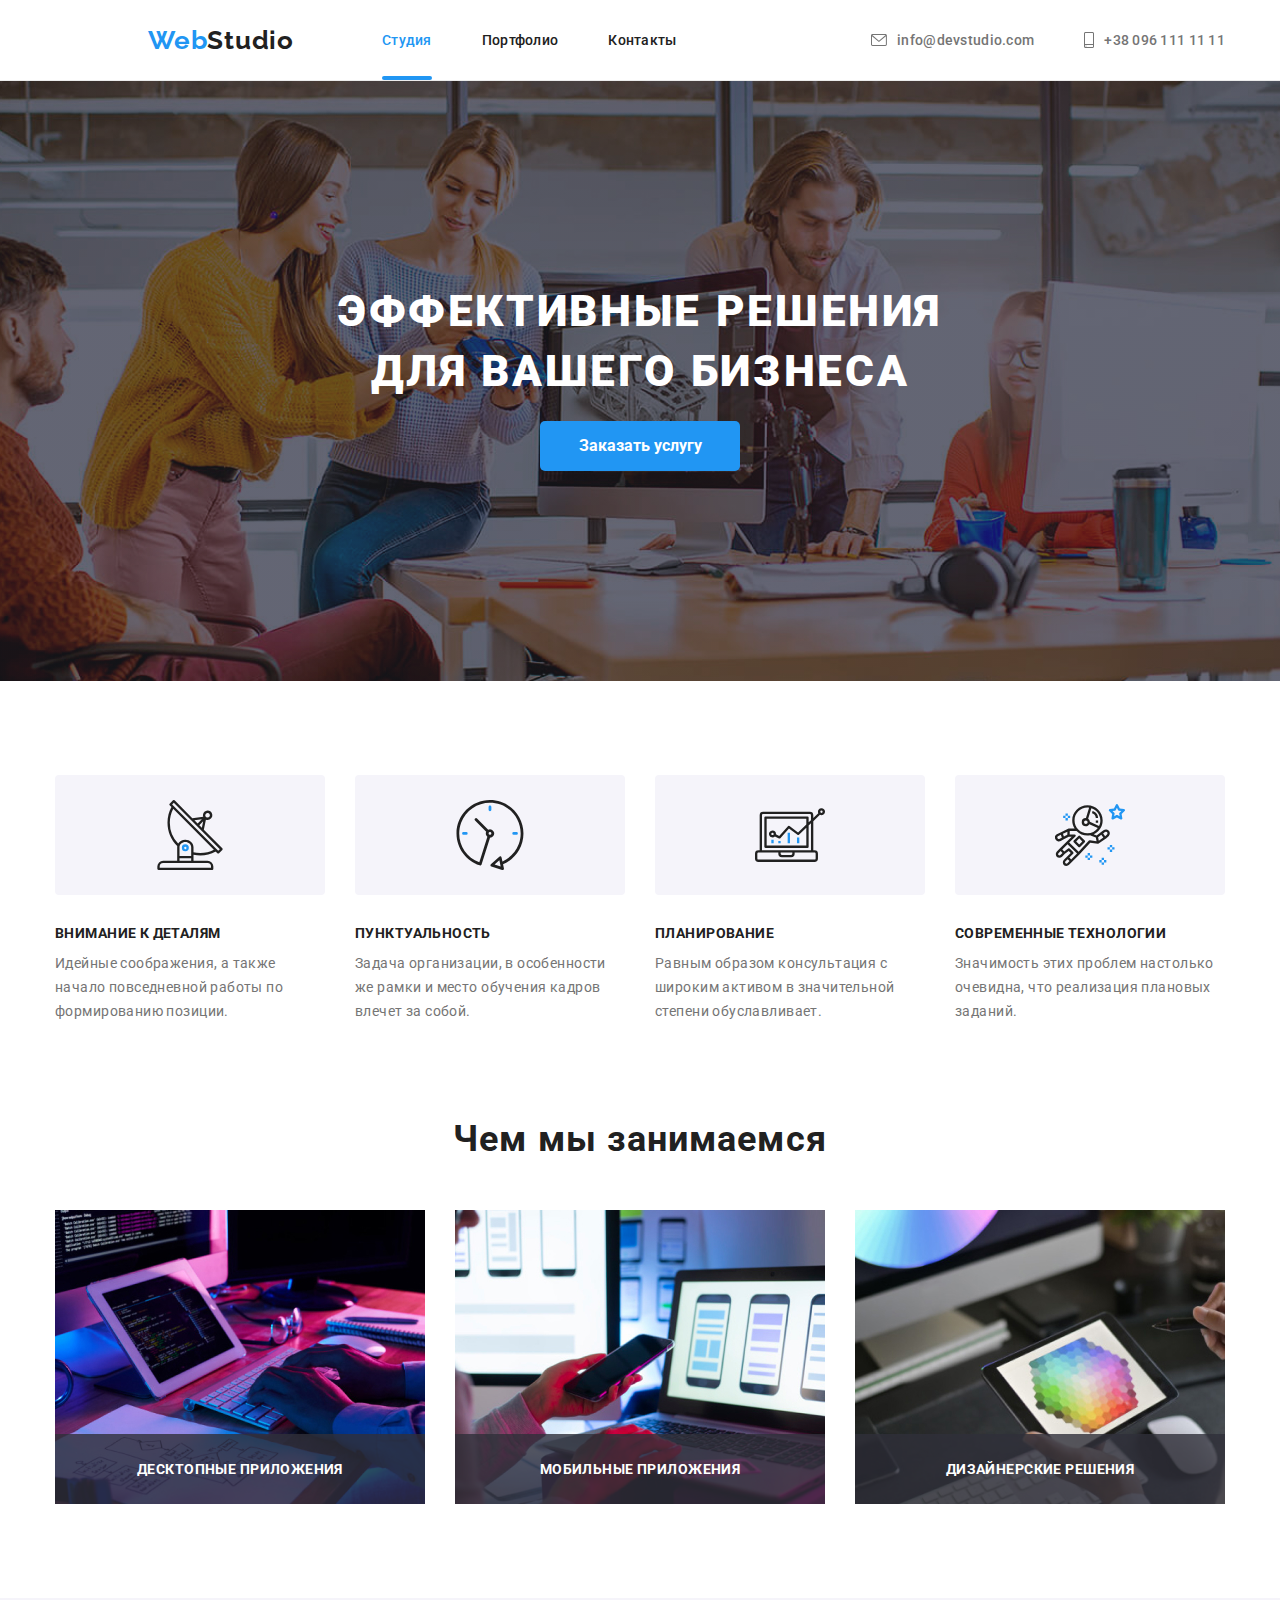
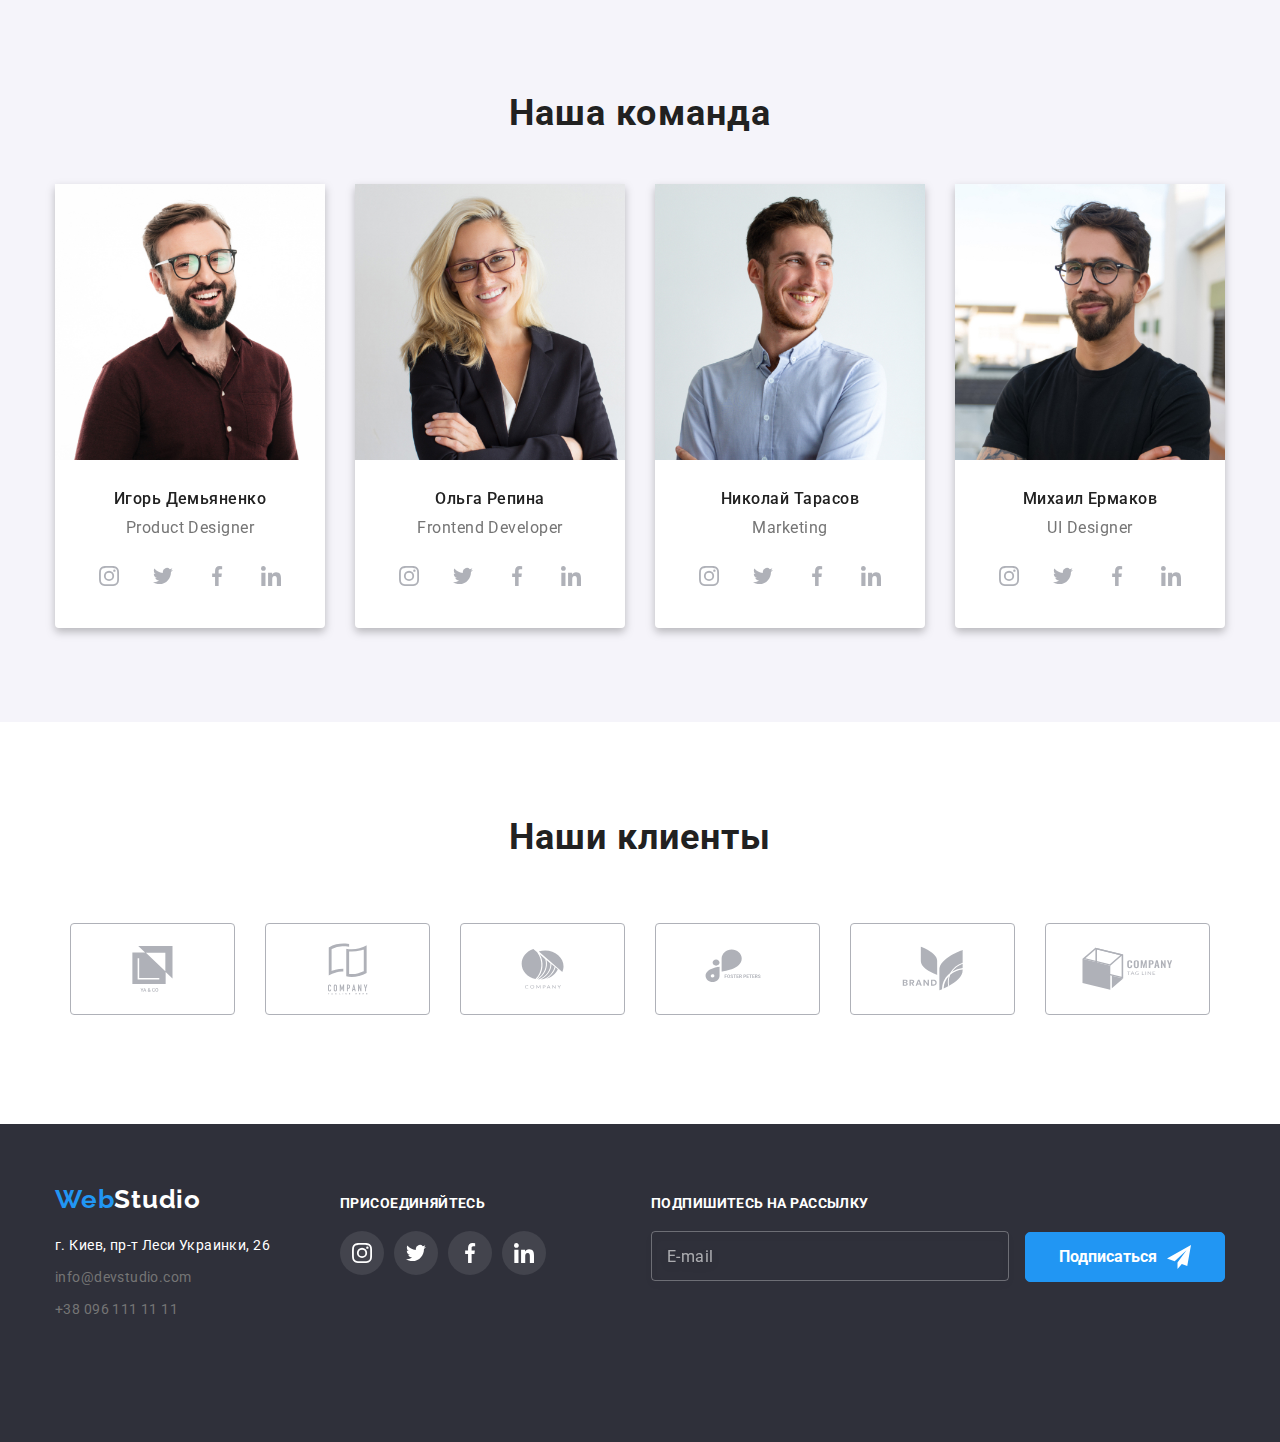
<file: index.html>
<!DOCTYPE html>
<html lang="en">

<head>
    <meta charset="UTF-8">
    <meta name="viewport" content="width=device-width, initial-scale=1.0" />
    <meta http-equiv="X-UA-Compatible" content="IE=edge">
    <meta name="viewport" content="width=device-width, initial-scale=1.0">
    <title>WebStudio</title>
    <link rel="preconnect" href="https://fonts.gstatic.com">
    <link
        href="https://fonts.googleapis.com/css2?family=Raleway:wght@700&family=Roboto:wght@400;500;700;900&display=swap"
        rel="stylesheet">
    <link rel="stylesheet" href="./css/main.min.css">
</head>

<body>
    <!-- Header -->
    <header class="header">
        <div class="container header-section">
            <!-- Название/логотип компании -->
            <a href="./index.html" class="main-logo main-logo__header">
                <span class="main-logo__first-part">Web</span>Studio
            </a>
            <!-- Навигация по сайту -->
            <button
            type="button"
            class="menu-button"
            aria-expanded="false"
            aria-controls="menu-container"
            data-menu-button
            >
                <svg
                width="40"
                height="40"
                aria-label="Переключатель мобильного меню"
                >
                    <use class="icon-menu" href="./images/icons.svg#menu"></use>
                    <use class="icon-cross" href="./images/icons.svg#cross"></use>
                </svg>
            </button>
            <div class="mobile-menu" id="menu-container" data-menu>
                <nav>
                    <ul class="mobile-navigation">
                        <li class="mobile-navigation__item">
                            <a href="./index.html" class="mobile-navigation__link mobile-navigation__link--active">Студия</a>
                        </li>
                        <li class="mobile-navigation__item">
                            <a href="./portfolio.html" class="mobile-navigation__link">Портфолио</a>
                        </li>
                        <li class="mobile-navigation__item">
                            <a href="" class="mobile-navigation__link">Контакты</a>
                        </li>
                    </ul>
                </nav>
                <!-- Контакты -->
                <div>
                    <ul class="mobile-contact">
                        <li class="mobile-contact__item">
                            <a href="tel:+380961111111" class="mobile-contact__telephone">
                                +38 096 111 11 11
                            </a>
                        </li>
                        <li class="mobile-contact__item">
                            <a href="malito:info@devstudio.com" class="mobile-contact__mail">
                                info@devstudio.com
                            </a>
                        </li>
                    </ul>
                    <ul class="mobile-socialmedia">
                        <li class="mobile-socialmedia__item">
                            <a class="mobile-socialmedia__link">Instagram</a>
                        </li>
                        <li class="mobile-socialmedia__item">
                            <a class="mobile-socialmedia__link">Twitter</a>
                        </li>
                        <li class="mobile-socialmedia__item">
                            <a class="mobile-socialmedia__link">Facebook</a>
                        </li>
                        <li class="mobile-socialmedia__item">
                            <a class="mobile-socialmedia__link">LinkedIn</a>
                        </li>
                    </ul>
                </div>
            </div>
            <nav>
                <ul class="navigation">
                    <li class="navigation__item">
                        <a href="./index.html" class="navigation__link navigation__link--active">Студия</a>
                    </li>
                    <li class="navigation__item">
                        <a href="./portfolio.html" class="navigation__link">Портфолио</a>
                    </li>
                    <li class="navigation__item">
                        <a href="" class="navigation__link">Контакты</a>
                    </li>
                </ul>
            </nav>
            <!-- Контакты -->
            
            <ul class="contact">
                <li class="contact__item">
                    <a href="malito:info@devstudio.com" class="contact__links">
                        <svg class="contact__icons" width="16" height="12">
                            <use href="./images/icons.svg#icon-mail"></use>
                        </svg>
                        info@devstudio.com
                    </a>
                </li>
                <li class="contact__item">
                    <a href="tel:+380961111111" class="contact__links">
                        <svg class="contact__icons" width="10" height="16">
                            <use href="./images/icons.svg#icon-smartphone"></use>
                        </svg>
                        +38 096 111 11 11
                    </a>
                </li>
            </ul>
        </div>
    </header>
    <!-- Main -->
    <main>
        <!-- Секция - главный посыл -->
        <section class="service">
            <div class="hero-section"> <!-- section -->
                <h1 class="hero-section__header">Эффективные решения<br>для вашего бизнеса</h1>
                <button type="button" class="main-button hero-section__button" data-modal-open>Заказать услугу</button>
            </div>
            <div class="backdrop is-hidden" data-modal>
                <div class="modal">
                    <button class="modal__close-button" data-modal-close>
                        <svg width="18px" height="18px">
                            <use href="./images/icons.svg#icon-close-button"></use>
                        </svg>
                    </button>
                    <form action="" autocomplete="on" class="js-speaker-form">
                        <h2 class="form-header">Оставьте свои данные, мы вам перезвоним</h2>
                        <div class="form-feild">
                            <label for="name" class="form-feild__label">Имя</label>
                            <div class="form-feild__input-parts">
                                <input type="text" name="name" id="name" class="form-feild__input">
                                <svg class="form-feild__icon" width="18px" height="18px">
                                    <use href="./images/icons.svg#icon-form-person"></use>
                                </svg>
                            </div>
                        </div>
                        <div class="form-feild">
                            <label for="tel" class="form-feild__label">Телефон</label>
                            <div class="form-feild__input-parts">
                                <input type="text" name="tel" id="tel" class="form-feild__input">
                                <svg class="form-feild__icon" width="18px" height="18px">
                                    <use href="./images/icons.svg#icon-form-phone"></use>
                                </svg>
                            </div>
                        </div>
                        <div class="form-feild">
                            <label for="mail" class="form-feild__label">Почта</label>
                            <div class="form-feild__input-parts">
                                <input type="email" name="mail" id="mail" class="form-feild__input">
                                <svg class="form-feild__icon" width="18px" height="18px">
                                    <use href="./images/icons.svg#icon-form-mail"></use>
                                </svg>
                            </div>
                        </div>
                        <div class="form-feild">
                            <label for="comment" class="form-feild__label">Комментарий</label>
                            <textarea name="comment" id="comment" class="form-feild__textarea" cols="30" rows="10"
                                placeholder="Введите текст"></textarea>
                        </div>
                        <div class="policy">
                            <label class="policy__label">
                                <input class="policy__checkbox" type="checkbox" name="policy">
                                    <span class="policy__icon"></span>
                                    Соглашаюсь с рассылкой и принимаю
                                    <a href="#" class="policy__agreement"> Условия договора</a>
                            </label>
                        </div>
                        <div class="form-feild-button">
                            <button class="main-button" type="submit">Отправить</button>
                        </div>
                    </form>
                </div>
            </div>
        </section>
        <!-- Секция - Чем мы занимаемся -->
        <section class="our-value">
            <div class="container">
                <div class="section">
                    <ul class="our-value__list">
                        <li class="our-value__item">
                            <div class="our-value__container-for-icon">
                                <svg class="our-value__icon">
                                    <use href="./images/icons.svg#icon-our-value-satellite"></use>
                                </svg>
                            </div>
                            <h3 class="our-value__header">Внимание к деталям</h3>
                            <p class="our-value__descriptions">Идейные соображения, а также начало повседневной работы
                                по формированию позиции.</p>
                        </li>
                        <li class="our-value__item">
                            <div class="our-value__container-for-icon">
                                <svg class="our-value__icon">
                                    <use href="./images/icons.svg#icon-our-value-clock"></use>
                                </svg>
                            </div>
                            <h3 class="our-value__header">Пунктуальность</h3>
                            <p class="our-value__descriptions">Задача организации, в особенности же рамки и место
                                обучения кадров влечет за собой.</p>
                        </li>
                        <li class="our-value__item">
                            <div class="our-value__container-for-icon">
                                <svg class="our-value__icon">
                                    <use href="./images/icons.svg#icon-our-value-computer"></use>
                                </svg>
                            </div>
                            <h3 class="our-value__header">Планирование</h3>
                            <p class="our-value__descriptions">Равным образом консультация с широким активом в
                                значительной степени обуславливает.</p>
                        </li>
                        <li class="our-value__item">
                            <div class="our-value__container-for-icon">
                                <svg class="our-value__icon">
                                    <use href="./images/icons.svg#icon-our-value-astronaut"></use>
                                </svg>
                            </div>
                            <h3 class="our-value__header">Современные технологии</h3>
                            <p class="our-value__descriptions">Значимость этих проблем настолько очевидна, что
                                реализация плановых заданий.</p>
                        </li>
                    </ul>
                </div>
                <div class="what-we-do">
                    <h2 class="page-header">Чем мы занимаемся</h2>
                    <ul class="what-we-do__list">
                        <li class="what-we-do__item">
                            <img 
                            srcset="
                            ./images/what-we-do/box1.jpg 1x,
                            ./images/what-we-do/box1@2x.jpg 2x
                            "
                            src="./images/what-we-do/box1.jpg" 
                            alt="Чем мы занимаемся1" 
                            width="370" 
                            height="294">
                            <div class="what-we-do__overlay-img">
                                <p class="what-we-do__overlay-text">Десктопные приложения</p>
                            </div>
                        </li>
                        <li class="what-we-do__item">
                            <img 
                            srcset="
                            ./images/what-we-do/box2.jpg 1x,
                            ./images/what-we-do/box2@2x.jpg 2x
                            " src="./images/what-we-do/box2.jpg" 
                            alt="Чем мы занимаемся2" 
                            width="370" 
                            height="294">
                            <div class="what-we-do__overlay-img">
                                <p class="what-we-do__overlay-text">Мобильные приложения</p>
                            </div>
                        </li>
                        <li class="what-we-do__item">
                            <img 
                            srcset="
                            ./images/what-we-do/box3.jpg 1x,
                            ./images/what-we-do/box3@2x.jpg 2x
                            " src="./images/what-we-do/box3.jpg" 
                            alt="Чем мы занимаемся3" 
                            width="370" 
                            height="294">
                            <div class="what-we-do__overlay-img">
                                <p class="what-we-do__overlay-text">Дизайнерские решения</p>
                            </div>
                        </li>
                    </ul>
                </div>
            </div>
        </section>
        <!-- Секция - Наша команда -->
        <section class="our-team">
            <div class="container">
                <div class="section">
                    <h2 class="page-header">Наша команда</h2>
                    <ul class="our-team__list">
                        <li class="our-team__card">
                            <img class="our-team__photo" 
                            srcset="
                            ./images/our-team/img1.jpg 1x,
                            ./images/our-team/img1@2x.jpg 2x
                            "
                            src="./images/our-team/img1.jpg" 
                            alt="Игорь Демьяненко">
                            <h3 class="our-team__member">Игорь Демьяненко</h3>
                            <p class="our-team__text">Product Designer</p>
                            <ul class="socialmedia our-team__socialmedia">
                                <li class="socialmedia__item">
                                    <a href="#" class="socialmedia__link">
                                        <svg class="socialmedia__icon">
                                            <use href="./images/icons.svg#icon-instagram"></use>
                                        </svg>
                                    </a>
                                </li>
                                <li class="socialmedia__item">
                                    <a href="#" class="socialmedia__link">
                                        <svg class="socialmedia__icon">
                                            <use href="./images/icons.svg#icon-twitter"></use>
                                        </svg>
                                    </a>
                                </li>
                                <li class="socialmedia__item">
                                    <a href="#" class="socialmedia__link">
                                        <svg class="socialmedia__icon">
                                            <use href="./images/icons.svg#icon-facebook"></use>
                                        </svg>
                                    </a>
                                </li>
                                <li class="socialmedia__item">
                                    <a href="#" class="socialmedia__link">
                                        <svg class="socialmedia__icon">
                                            <use href="./images/icons.svg#icon-linkedin"></use>
                                        </svg>
                                    </a>
                                </li>
                            </ul>
                        </li>
                        <li class="our-team__card">
                            <img 
                            class="our-team__photo"
                            srcset="
                            ./images/our-team/img2.jpg 1x,
                            ./images/our-team/img2@2x.jpg 2x
                            "
                            src="./images/our-team/img2.jpg"
                            alt="Ольга Репина">
                            <h3 class="our-team__member">Ольга Репина</h3>
                            <p class="our-team__text">Frontend Developer</p>
                            <ul class="socialmedia our-team__socialmedia">
                                <li class="socialmedia__item">
                                    <a href="#" class="socialmedia__link">
                                        <svg class="socialmedia__icon">
                                            <use href="./images/icons.svg#icon-instagram"></use>
                                        </svg>
                                    </a>
                                </li>
                                <li class="socialmedia__item">
                                    <a href="#" class="socialmedia__link">
                                        <svg class="socialmedia__icon">
                                            <use href="./images/icons.svg#icon-twitter"></use>
                                        </svg>
                                    </a>
                                </li>
                                <li class="socialmedia__item">
                                    <a href="#" class="socialmedia__link">
                                        <svg class="socialmedia__icon">
                                            <use href="./images/icons.svg#icon-facebook"></use>
                                        </svg>
                                    </a>
                                </li>
                                <li class="socialmedia__item">
                                    <a href="#" class="socialmedia__link">
                                        <svg class="socialmedia__icon">
                                            <use href="./images/icons.svg#icon-linkedin"></use>
                                        </svg>
                                    </a>
                                </li>
                            </ul>
                        </li>
                        <li class="our-team__card">
                            <img 
                            class="our-team__photo" 
                            srcset="
                            ./images/our-team/img3.jpg 1x,
                            ./images/our-team/img3@2x.jpg 2x
                            "
                            src="./images/our-team/img3.jpg" 
                            alt="Николай Тарасов">
                            <h3 class="our-team__member">Николай Тарасов</h3>
                            <p class="our-team__text">Marketing</p>
                            <ul class="socialmedia our-team__socialmedia">
                                <li class="socialmedia__item">
                                    <a href="#" class="socialmedia__link">
                                        <svg class="socialmedia__icon">
                                            <use href="./images/icons.svg#icon-instagram"></use>
                                        </svg>
                                    </a>
                                </li>
                                <li class="socialmedia__item">
                                    <a href="#" class="socialmedia__link">
                                        <svg class="socialmedia__icon">
                                            <use href="./images/icons.svg#icon-twitter"></use>
                                        </svg>
                                    </a>
                                </li>
                                <li class="socialmedia__item">
                                    <a href="#" class="socialmedia__link">
                                        <svg class="socialmedia__icon">
                                            <use href="./images/icons.svg#icon-facebook"></use>
                                        </svg>
                                    </a>
                                </li>
                                <li class="socialmedia__item">
                                    <a href="#" class="socialmedia__link">
                                        <svg class="socialmedia__icon">
                                            <use href="./images/icons.svg#icon-linkedin"></use>
                                        </svg>
                                    </a>
                                </li>
                            </ul>
                        </li>
                        <li class="our-team__card">
                            <img 
                            class="our-team__photo" 
                            srcset="
                            ./images/our-team/img4.jpg 1x,
                            ./images/our-team/img4@2x.jpg 2x
                            "
                            src="./images/our-team/img4.jpg" 
                            alt="Михаил Ермаков">
                            <h3 class="our-team__member">Михаил Ермаков</h3>
                            <p class="our-team__text">UI Designer</p>
                            <ul class="socialmedia our-team__socialmedia">
                                <li class="socialmedia__item">
                                    <a href="#" class="socialmedia__link">
                                        <svg class="socialmedia__icon">
                                            <use href="./images/icons.svg#icon-instagram"></use>
                                        </svg>
                                    </a>
                                </li>
                                <li class="socialmedia__item">
                                    <a href="#" class="socialmedia__link">
                                        <svg class="socialmedia__icon">
                                            <use href="./images/icons.svg#icon-twitter"></use>
                                        </svg>
                                    </a>
                                </li>
                                <li class="socialmedia__item">
                                    <a href="#" class="socialmedia__link">
                                        <svg class="socialmedia__icon">
                                            <use href="./images/icons.svg#icon-facebook"></use>
                                        </svg>
                                    </a>
                                </li>
                                <li class="socialmedia__item">
                                    <a href="#" class="socialmedia__link">
                                        <svg class="socialmedia__icon">
                                            <use href="./images/icons.svg#icon-linkedin"></use>
                                        </svg>
                                    </a>
                                </li>
                            </ul>
                        </li>
                    </ul>
                </div>
            </div>
        </section>
        <section class="our-clients section">
            <div class="container">
                <h2 class="page-header">Наши клиенты</h2>
                <ul class="our-clients__list">
                    <li class="our-clients__item">
                        <a href="#" class="our-clients__link">
                            <svg class="our-clients__icon" width="41px" height="46px">
                                <use href="./images/icons.svg#icon-client1"></use>
                            </svg>
                        </a>
                    </li>
                    <li class="our-clients__item">
                        <a href="#" class="our-clients__link">
                            <svg class="our-clients__icon" width="40px" height="52px">
                                <use href="./images/icons.svg#icon-client2"></use>
                            </svg>
                        </a>
                    </li>
                    <li class="our-clients__item">
                        <a href="#" class="our-clients__link">
                            <svg class="our-clients__icon" width="43px" height="41px">
                                <use href="./images/icons.svg#icon-client3"></use>
                            </svg>
                        </a>
                    </li>
                    <li class="our-clients__item">
                        <a href="#" class="our-clients__link">
                            <svg class="our-clients__icon" width="84px" height="40px">
                                <use href="./images/icons.svg#icon-client4"></use>
                            </svg>
                        </a>
                    </li>
                    <li class="our-clients__item">
                        <a href="#" class="our-clients__link">
                            <svg class="our-clients__icon" width="62px" height="45px">
                                <use href="./images/icons.svg#icon-client5"></use>
                            </svg>
                        </a>
                    </li>
                    <li class="our-clients__item">
                        <a href="#" class="our-clients__link">
                            <svg class="our-clients__icon" width="93px" height="43px">
                                <use href="./images/icons.svg#icon-client6"></use>
                            </svg>
                        </a>
                    </li>
                </ul>
            </div>
        </section>
    </main>
    <!-- Footer -->
    <footer class="footer">
        <div class="container footer__parts">
        <div class="container--tablet">
                        <div class="addresses">
                            <a href="" class="main-logo main-logo__footer">
                                <span class="main-logo__first-part">Web</span>Studio
                            </a>
                            <address>
                                <ul class="addresses__list">
                                    <li class="addresses__item">
                                        <a href="" class="addresses__link"><span class="addresses__link--color">г. Киев, пр-т Леси
                                                Украинки, 26</span></a>
                                    </li>
                                    <li class="addresses__item">
                                        <a href="malito:info@devstudio.com" class="addresses__link">info@devstudio.com</a>
                                    </li>
                                    <li class="addresses__item">
                                        <a href="tel:+380961111111" class="addresses__link">+38 096 111 11 11</a>
                                    </li>
                                </ul>
                            </address>
                        </div>
                        <div class="subscribe">
                            <h2 class="footer-tittle">Присоединяйтесь</h2>
                            <ul class="socialmedia">
                                <li class="socialmedia__item">
                                    <a href="#" class="socialmedia__link footer__socialmedia-link">
                                        <svg class="socialmedia__icon">
                                            <use href="./images/icons.svg#icon-instagram"></use>
                                        </svg>
                                    </a>
                                </li>
                                <li class="socialmedia__item">
                                    <a href="#" class="socialmedia__link footer__socialmedia-link">
                                        <svg class="socialmedia__icon">
                                            <use href="./images/icons.svg#icon-twitter"></use>
                                        </svg>
                                    </a>
                                </li>
                                <li class="socialmedia__item">
                                    <a href="#" class="socialmedia__link footer__socialmedia-link">
                                        <svg class="socialmedia__icon">
                                            <use href="./images/icons.svg#icon-facebook"></use>
                                        </svg>
                                    </a>
                                </li>
                                <li class="socialmedia__item">
                                    <a href="#" class="socialmedia__link footer__socialmedia-link">
                                        <svg class="socialmedia__icon">
                                            <use href="./images/icons.svg#icon-linkedin"></use>
                                        </svg>
                                    </a>
                                </li>
                            </ul>
                        </div>
        </div>
            <div class="footer-form">
                <form action="" class="js-speaker-form">
                    <div>
                        <label for="mail-footer" class="footer-tittle footer-form__label">Подпишитесь на
                            рассылку</label>
                    </div>
                    <div class="footer-form__input-container">
                        <input type="email" name="mail" id="mail-footer" class="footer-form__input"
                            placeholder="E-mail">
                        <button type="submit" class="main-button footer-form__button">Подписаться
                            <svg class="footer-form__icon" width="24" height="24">
                                <use href="./images/icons.svg#icon-form-send"></use>
                            </svg>
                        </button>
                    </div>
                </form>
            </div>
        </div>
    </footer> 
    <script src="./js/menu.js"></script>
    <script src="./js/modal.js"></script>
</body>
</html>
</file>
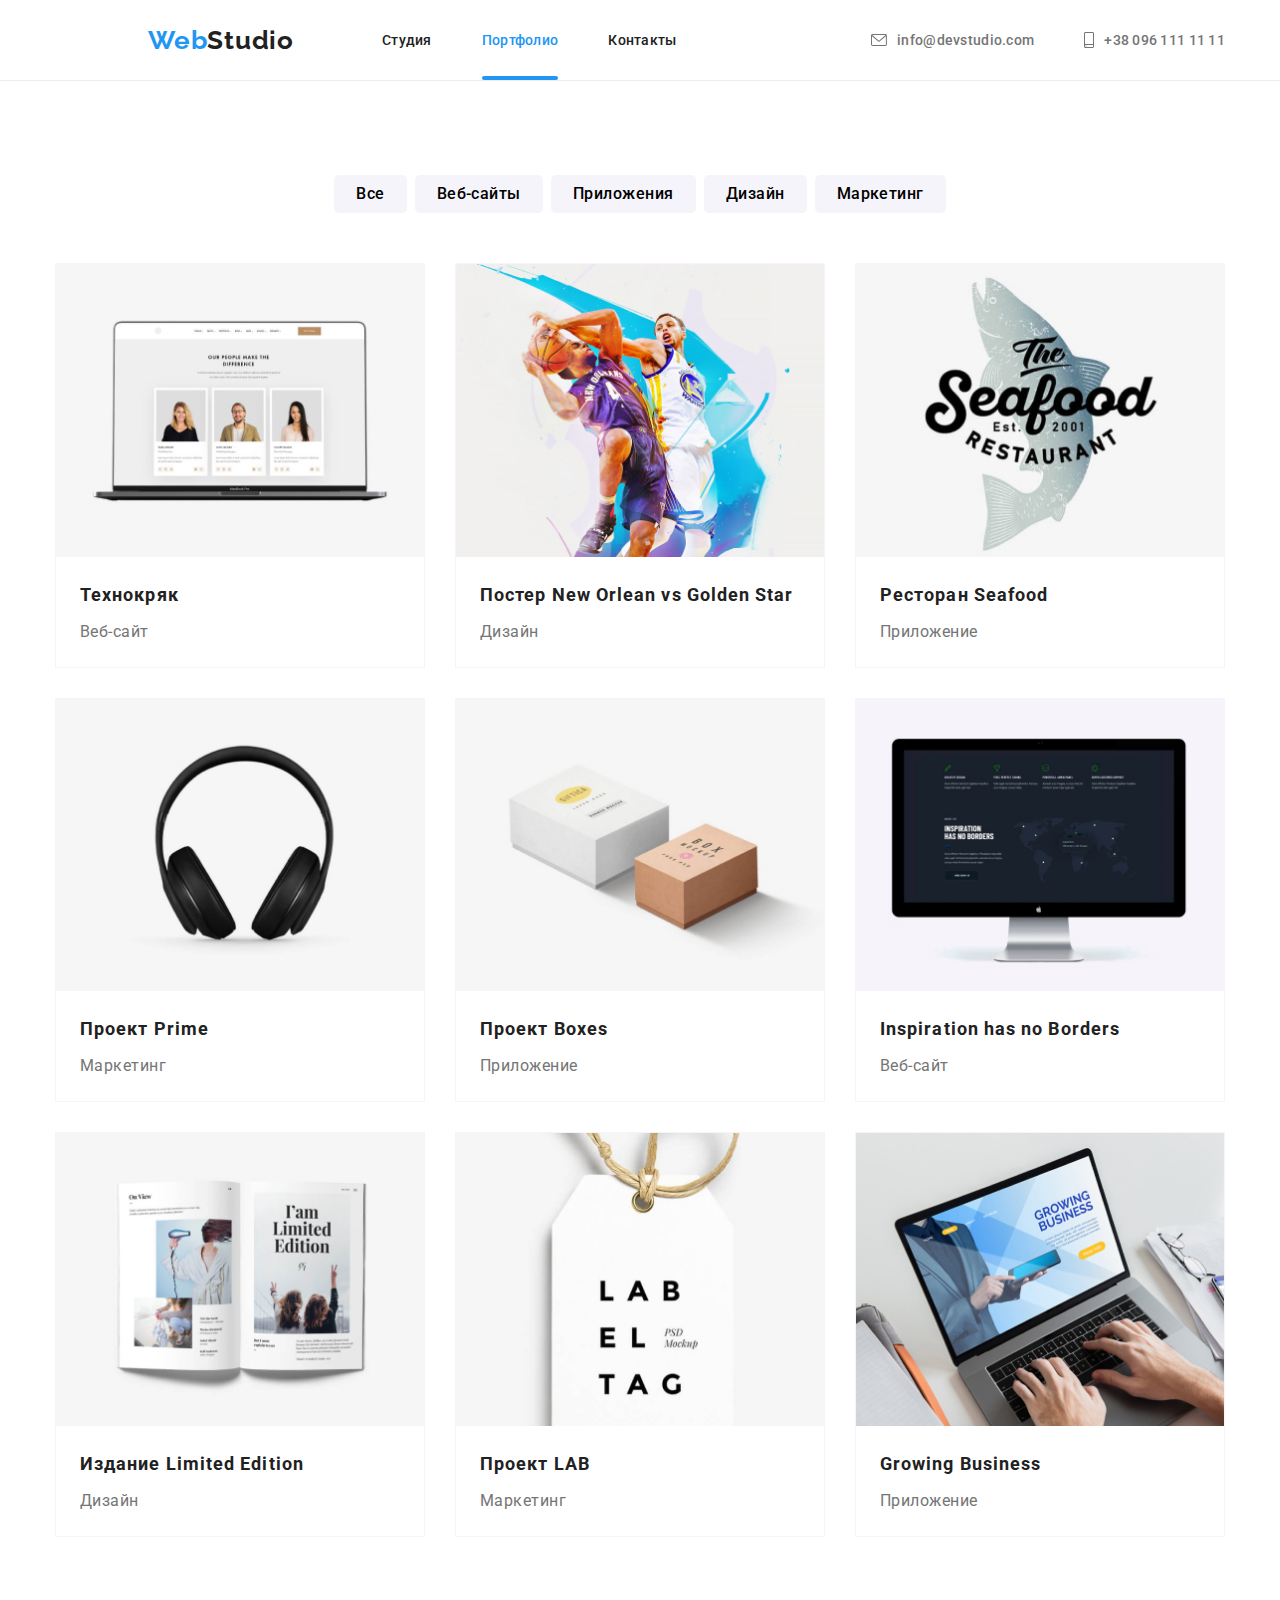
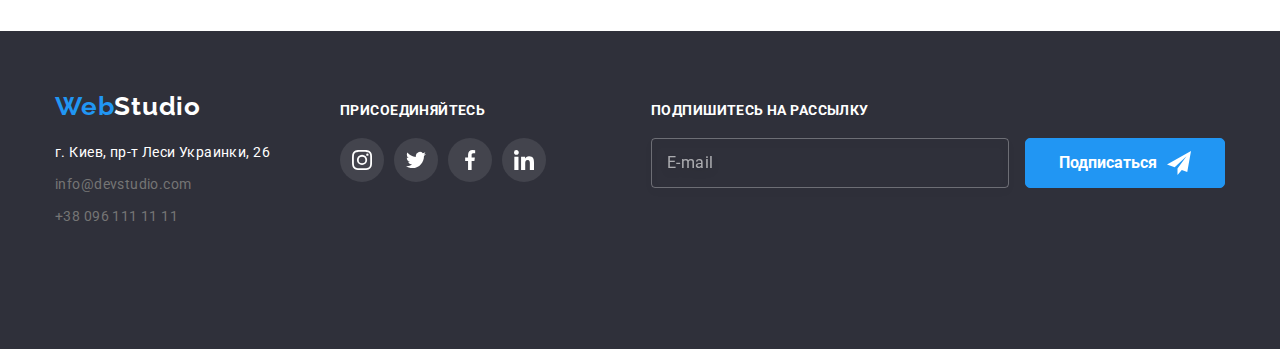
<file: portfolio.html>
<!DOCTYPE html>
<html lang="en">

<head>
    <meta charset="UTF-8">
    <meta name="viewport" content="width=device-width, initial-scale=1.0" />
    <meta http-equiv="X-UA-Compatible" content="IE=edge">
    <meta name="viewport" content="width=device-width, initial-scale=1.0">
    <title>Document</title>
    <link rel="preconnect" href="https://fonts.gstatic.com">
    <link
        href="https://fonts.googleapis.com/css2?family=Raleway:wght@700&family=Roboto:wght@400;500;700;900&display=swap"
        rel="stylesheet">
    <link rel="stylesheet" href="./css/portfolio.min.css">
</head>

<body>
    <!-- Header -->
    <header class="header">
        <div class="container header-section">
            <!-- Название/логотип компании -->
            <a href="./index.html" class="main-logo main-logo__header">
                <span class="main-logo__first-part">Web</span>Studio
            </a>
            <!-- Навигация по сайту -->
            <button type="button" class="menu-button" aria-expanded="false" aria-controls="menu-container" data-menu-button>
                <svg width="40" height="40" aria-label="Переключатель мобильного меню">
                    <use class="icon-menu" href="./images/icons.svg#menu"></use>
                    <use class="icon-cross" href="./images/icons.svg#cross"></use>
                </svg>
            </button>
            <div class="mobile-menu" id="menu-container" data-menu>
                <nav>
                    <ul class="mobile-navigation">
                        <li class="mobile-navigation__item">
                            <a href="./index.html"
                                class="mobile-navigation__link">Студия</a>
                        </li>
                        <li class="mobile-navigation__item">
                            <a href="./portfolio.html" class="mobile-navigation__link mobile-navigation__link--active">Портфолио</a>
                        </li>
                        <li class="mobile-navigation__item">
                            <a href="" class="mobile-navigation__link">Контакты</a>
                        </li>
                    </ul>
                </nav>
                <!-- Контакты -->
                <div>
                    <ul class="mobile-contact">
                        <li class="mobile-contact__item">
                            <a href="tel:+380961111111" class="mobile-contact__telephone">
                                +38 096 111 11 11
                            </a>
                        </li>
                        <li class="mobile-contact__item">
                            <a href="malito:info@devstudio.com" class="mobile-contact__mail">
                                info@devstudio.com
                            </a>
                        </li>
                    </ul>
                    <ul class="mobile-socialmedia">
                        <li class="mobile-socialmedia__item">
                            <a class="mobile-socialmedia__link">Instagram</a>
                        </li>
                        <li class="mobile-socialmedia__item">
                            <a class="mobile-socialmedia__link">Twitter</a>
                        </li>
                        <li class="mobile-socialmedia__item">
                            <a class="mobile-socialmedia__link">Facebook</a>
                        </li>
                        <li class="mobile-socialmedia__item">
                            <a class="mobile-socialmedia__link">LinkedIn</a>
                        </li>
                    </ul>
                </div>
            </div>
            <nav>
                <ul class="navigation">
                    <li class="navigation__item">
                        <a href="./index.html" class="navigation__link">Студия</a>
                    </li>
                    <li class="navigation__item">
                        <a href="./portfolio.html" class="navigation__link navigation__link--active">Портфолио</a>
                    </li>
                    <li class="navigation__item">
                        <a href="" class="navigation__link">Контакты</a>
                    </li>
                </ul>
            </nav>
            <!-- Контакты -->

            <ul class="contact">
                <li class="contact__item">
                    <a href="malito:info@devstudio.com" class="contact__links">
                        <svg class="contact__icons" width="16" height="12">
                            <use href="./images/icons.svg#icon-mail"></use>
                        </svg>
                        info@devstudio.com
                    </a>
                </li>
                <li class="contact__item">
                    <a href="tel:+380961111111" class="contact__links">
                        <svg class="contact__icons" width="10" height="16">
                            <use href="./images/icons.svg#icon-smartphone"></use>
                        </svg>
                        +38 096 111 11 11
                    </a>
                </li>
            </ul>
        </div>
    </header>
    <!-- Main -->
    <main>
        <section class="all-projects">
            <div class="container section">
                <ul class="project-buttons-list">
                    <li class="project-buttons-list__item">
                        <button type="button" class="project-buttons-list__button">Все</button>
                    </li>
                    <li class="project-buttons-list__item">
                        <button type="button" class="project-buttons-list__button">Веб-сайты</button>
                    </li>
                    <li class="project-buttons-list__item">
                        <button type="button" class="project-buttons-list__button">Приложения</button>
                    </li>
                    <li class="project-buttons-list__item">
                        <button type="button" class="project-buttons-list__button">Дизайн</button>
                    </li>
                    <li class="project-buttons-list__item">
                        <button type="button" class="project-buttons-list__button">Маркетинг</button>
                    </li>
                </ul>
                <ul class="project">
                    <li class="project__item">
                        <div class="project-overlay">
                            <img 
                            class="project__img"
                            srcset="
                            ./images/all-projects/img1.jpg 1x,
                            ./images/all-projects/img1@2x.jpg 2x
                            " src="./images/all-projects/img1.jpg" alt="img1">
                            <p class="project-overlay__text">Технокряк это современная площадка распространения
                                коронавируса. Компании используют эту платформу для цифрового
                                шпионажа и атак на защищённые сервера конкурентов.Технокряк это современная площадка
                                распространения коронавируса. Компании используют эту
                                платформу для цифрового шпионажа и атак на защищённые сервера конкурентов.
                            </p>
                        </div>
                        <div class="project-about">
                            <h3 class="project-about__header">Технокряк</h3>
                            <p class="project-about__type">Веб-сайт</p>
                        </div>
                    </li>
                    <li class="project__item">
                        <div class="project-overlay">
                            <img 
                            class="project__img"
                            srcset="
                            ./images/all-projects/img2.jpg 1x,
                            ./images/all-projects/img2@2x.jpg 2x
                            " src="./images/all-projects/img2.jpg" alt="img2">
                            <p class="project-overlay__text">Технокряк это современная площадка распространения
                                коронавируса. Компании используют эту платформу для цифрового
                                шпионажа и атак на защищённые сервера конкурентов.
                            </p>
                        </div>
                        <div class="project-about">
                            <h3 class="project-about__header">Постер New Orlean vs Golden Star</h3>
                            <p class="project-about__type">Дизайн</p>
                        </div>
                    </li>
                    <li class="project__item">
                        <div class="project-overlay">
                            <img 
                            class="project__img"
                            srcset="
                            ./images/all-projects/img3.jpg 1x,
                            ./images/all-projects/img3@2x.jpg 2x
                            " src="./images/all-projects/img3.jpg" alt="img3">
                            <p class="project-overlay__text">Технокряк это современная площадка распространения
                                коронавируса. Компании используют эту платформу для цифрового
                                шпионажа и атак на защищённые сервера конкурентов.
                            </p>
                        </div>
                        <div class="project-about">
                            <h3 class="project-about__header">Ресторан Seafood</h3>
                            <p class="project-about__type">Приложение</p>
                        </div>
                    </li>
                    <li class="project__item">
                        <div class="project-overlay">
                            <img 
                            class="project__img"
                            srcset="
                            ./images/all-projects/img4.jpg 1x,
                            ./images/all-projects/img4@2x.jpg 2x
                            " src="./images/all-projects/img4.jpg" alt="img4">
                            <p class="project-overlay__text">Технокряк это современная площадка распространения
                                коронавируса. Компании используют эту
                                платформу для цифрового шпионажа и атак на защищённые сервера конкурентов.
                            </p>
                        </div>
                        <div class="project-about">
                            <h3 class="project-about__header">Проект Prime</h3>
                            <p class="project-about__type">Маркетинг</p>
                        </div>
                    </li>
                    <li class="project__item">
                        <div class="project-overlay">
                            <img 
                            class="project__img"
                            srcset="
                            ./images/all-projects/img5.jpg 1x,
                            ./images/all-projects/img5@2x.jpg 2x
                            " src="./images/all-projects/img5.jpg" alt="img5">
                            <p class="project-overlay__text">Технокряк это современная площадка распространения
                                коронавируса. Компании используют эту платформу для цифрового
                                шпионажа и атак на защищённые сервера конкурентов.
                            </p>
                        </div>
                        <div class="project-about">
                            <h3 class="project-about__header">Проект Boxes</h3>
                            <p class="project-about__type">Приложение</p>
                        </div>
                    </li>
                    <li class="project__item">
                        <div class="project-overlay">
                            <img 
                            class="project__img"
                            srcset="
                            ./images/all-projects/img6.jpg 1x,
                            ./images/all-projects/img6@2x.jpg 2x
                            " src="./images/all-projects/img6.jpg" alt="img6">
                            <p class="project-overlay__text">Технокряк это современная площадка распространения
                                коронавируса. Компании используют эту
                                платформу для цифрового шпионажа и атак на защищённые сервера конкурентов.
                            </p>
                        </div>
                        <div class="project-about">
                            <h3 class="project-about__header">Inspiration has no Borders</h3>
                            <p class="project-about__type">Веб-сайт</p>
                        </div>
                    </li>
                    <li class="project__item">
                        <div class="project-overlay">
                            <img 
                            class="project__img"
                            srcset="
                            ./images/all-projects/img7.jpg 1x,
                            ./images/all-projects/img7@2x.jpg 2x
                            " src="./images/all-projects/img7.jpg" alt="img7">
                            <p class="project-overlay__text">Технокряк это современная площадка распространения
                                коронавируса. Компании используют эту платформу для цифрового
                                шпионажа и атак на защищённые сервера конкурентов.
                            </p>
                        </div>
                        <div class="project-about">
                            <h3 class="project-about__header">Издание Limited Edition</h3>
                            <p class="project-about__type">Дизайн</p>
                        </div>
                    </li>
                    <li class="project__item">
                        <div class="project-overlay">
                            <img 
                            class="project__img"
                            srcset="
                            ./images/all-projects/img8.jpg 1x,
                            ./images/all-projects/img8@2x.jpg 2x
                            " src="./images/all-projects/img8.jpg" alt="img8">
                            <p class="project-overlay__text">Технокряк это современная площадка распространения
                                коронавируса. Компании используют эту платформу для цифрового
                                шпионажа и атак на защищённые сервера конкурентов.
                            </p>
                        </div>
                        <div class="project-about">
                            <h3 class="project-about__header">Проект LAB</h3>
                            <p class="project-about__type">Маркетинг</p>
                        </div>
                    </li>
                    <li class="project__item">
                        <div class="project-overlay">
                            <img 
                            class="project__img"
                            srcset="
                            ./images/all-projects/img9.jpg 1x,
                            ./images/all-projects/img9@2x.jpg 2x
                            " src="./images/all-projects/img9.jpg" alt="img9">
                            <p class="project-overlay__text">Технокряк это современная площадка распространения
                                коронавируса. Компании используют эту платформу для цифрового
                                шпионажа и атак на защищённые сервера конкурентов.
                            </p>
                        </div>
                        <div class="project-about">
                            <h3 class="project-about__header">Growing Business</h3>
                            <p class="project-about__type">Приложение</p>
                        </div>
                    </li>
                </ul>
            </div>
        </section>
    </main>
    <!-- Footer -->
    <footer class="footer">
        <div class="container footer__parts">
            <div class="container--tablet">
                <div class="addresses">
                    <a href="" class="main-logo main-logo__footer">
                        <span class="main-logo__first-part">Web</span>Studio
                    </a>
                    <address>
                        <ul class="addresses__list">
                            <li class="addresses__item">
                                <a href="" class="addresses__link"><span class="addresses__link--color">г. Киев, пр-т Леси
                                        Украинки, 26</span></a>
                            </li>
                            <li class="addresses__item">
                                <a href="malito:info@devstudio.com" class="addresses__link">info@devstudio.com</a>
                            </li>
                            <li class="addresses__item">
                                <a href="tel:+380961111111" class="addresses__link">+38 096 111 11 11</a>
                            </li>
                        </ul>
                    </address>
                </div>
                <div class="subscribe">
                    <h2 class="footer-tittle">Присоединяйтесь</h2>
                    <ul class="socialmedia">
                        <li class="socialmedia__item">
                            <a href="#" class="socialmedia__link footer__socialmedia-link">
                                <svg class="socialmedia__icon">
                                    <use href="./images/icons.svg#icon-instagram"></use>
                                </svg>
                            </a>
                        </li>
                        <li class="socialmedia__item">
                            <a href="#" class="socialmedia__link footer__socialmedia-link">
                                <svg class="socialmedia__icon">
                                    <use href="./images/icons.svg#icon-twitter"></use>
                                </svg>
                            </a>
                        </li>
                        <li class="socialmedia__item">
                            <a href="#" class="socialmedia__link footer__socialmedia-link">
                                <svg class="socialmedia__icon">
                                    <use href="./images/icons.svg#icon-facebook"></use>
                                </svg>
                            </a>
                        </li>
                        <li class="socialmedia__item">
                            <a href="#" class="socialmedia__link footer__socialmedia-link">
                                <svg class="socialmedia__icon">
                                    <use href="./images/icons.svg#icon-linkedin"></use>
                                </svg>
                            </a>
                        </li>
                    </ul>
                </div>
            </div>
            <div class="footer-form">
                <form action="" class="js-speaker-form">
                    <div>
                        <label for="mail-footer" class="footer-tittle footer-form__label">Подпишитесь на
                            рассылку</label>
                    </div>
                    <div class="footer-form__input-container">
                        <input type="email" name="mail" id="mail-footer" class="footer-form__input" placeholder="E-mail">
                        <button type="submit" class="main-button footer-form__button">Подписаться
                            <svg class="footer-form__icon" width="24" height="24">
                                <use href="./images/icons.svg#icon-form-send"></use>
                            </svg>
                        </button>
                    </div>
                </form>
            </div>
        </div>
    </footer>
    <script src="./js/menu.js"></script>
</body>
</html>
</file>
<file: css/main.min.css>
/*! modern-normalize v1.1.0 | MIT License | https://github.com/sindresorhus/modern-normalize */*,::before,::after{-webkit-box-sizing:border-box;box-sizing:border-box}html{line-height:1.15;-webkit-text-size-adjust:100%;-moz-tab-size:4;-o-tab-size:4;tab-size:4}body{margin:0;font-family:system-ui,-apple-system,"Segoe UI",Roboto,Helvetica,Arial,sans-serif,"Apple Color Emoji","Segoe UI Emoji"}hr{height:0;color:inherit}abbr[title]{-webkit-text-decoration:underline dotted;text-decoration:underline dotted}b,strong{font-weight:bolder}code,kbd,samp,pre{font-family:ui-monospace, SFMono-Regular, Consolas, "Liberation Mono", Menlo, monospace;font-size:1em}small{font-size:80%}sub,sup{font-size:75%;line-height:0;position:relative;vertical-align:baseline}sub{bottom:-0.25em}sup{top:-0.5em}table{text-indent:0;border-color:inherit}button,input,optgroup,select,textarea{font-family:inherit;font-size:100%;line-height:1.15;margin:0}button,select{text-transform:none}button,[type="button"],[type="reset"],[type="submit"]{-webkit-appearance:button}::-moz-focus-inner{border-style:none;padding:0}:-moz-focusring{outline:1px dotted ButtonText}:-moz-ui-invalid{box-shadow:none}legend{padding:0}progress{vertical-align:baseline}::-webkit-inner-spin-button,::-webkit-outer-spin-button{height:auto}[type="search"]{-webkit-appearance:textfield;outline-offset:-2px}::-webkit-search-decoration{-webkit-appearance:none}::-webkit-file-upload-button{-webkit-appearance:button;font:inherit}summary{display:list-item}*{margin:0;padding:0}ul{list-style:none}body{font-family:"Roboto",sans-serif;color:#212121;min-width:480px}body.modal-open{overflow:hidden}a{color:inherit;text-decoration:none}.container{padding-left:15px;padding-right:15px;margin-left:auto;margin-right:auto}@media screen and (min-width: 768px){.container{width:768px}}@media screen and (min-width: 1200px){.container{width:1200px}}.main-logo{display:block;font-family:"Raleway",sans-serif;font-style:normal;font-weight:400;font-size:24px;line-height:28px;letter-spacing:0.03em}@media screen and (min-width: 1200px){.main-logo{font-size:26px;font-weight:700;line-height:1.173}}.main-logo__first-part{color:#2196f3}.main-button{width:200px;height:50px;font-family:"Roboto",sans-serif;background-color:#2196f3;color:#fff;font-size:16px;line-height:1.875;font-weight:700;border:0;border-radius:5px;padding:10px 32px;cursor:pointer;-webkit-transition-property:background-color, -webkit-box-shadow;transition-property:background-color, -webkit-box-shadow;transition-property:background-color, box-shadow;transition-property:background-color, box-shadow, -webkit-box-shadow;-webkit-transition-duration:250ms;transition-duration:250ms;-webkit-transition-timing-function:cubic-bezier(0.4, 0, 0.2, 1);transition-timing-function:cubic-bezier(0.4, 0, 0.2, 1)}.main-button:hover,.main-button:focus{background-color:#188ce8;-webkit-box-shadow:0px 4px 4px rgba(0,0,0,0.15);box-shadow:0px 4px 4px rgba(0,0,0,0.15)}.socialmedia{display:-webkit-box;display:-ms-flexbox;display:flex;-webkit-box-pack:center;-ms-flex-pack:center;justify-content:center}.socialmedia__item+.socialmedia__item{margin-left:10px}.socialmedia__link{width:44px;height:44px;color:#afb1b8;border-radius:50%;display:-webkit-box;display:-ms-flexbox;display:flex;-webkit-box-pack:center;-ms-flex-pack:center;justify-content:center;-webkit-box-align:center;-ms-flex-align:center;align-items:center;-webkit-transition-property:background-color, color;transition-property:background-color, color;-webkit-transition-duration:250ms;transition-duration:250ms;-webkit-transition-timing-function:cubic-bezier(0.4, 0, 0.2, 1);transition-timing-function:cubic-bezier(0.4, 0, 0.2, 1)}.socialmedia__link:hover{background-color:#2196f3;-webkit-filter:drop-shadow(0px 4px 4px rgba(0,0,0,0.25));filter:drop-shadow(0px 4px 4px rgba(0,0,0,0.25));color:#fff}.socialmedia__icon{width:20px;height:20px;fill:currentColor}.socialmedia__icon:hover{fill:currentColor}.section{padding-top:60px;padding-bottom:60px}@media screen and (min-width: 1200px){.section{padding-top:94px;padding-bottom:94px}}img{display:block;max-width:100%;height:auto}.header-section{display:-webkit-box;display:-ms-flexbox;display:flex;-webkit-box-align:center;-ms-flex-align:center;align-items:center}.header{border-bottom:1px solid #ececec}@media screen and (min-width: 768px){.main-logo__header{margin-right:88px}}@media screen and (min-width: 1200px){.main-logo__header{margin-left:93px}}.menu-button{display:-webkit-inline-box;display:-ms-inline-flexbox;display:inline-flex;border:none;background-color:transparent;cursor:pointer;z-index:2;margin-left:auto;padding-top:10px;padding-bottom:10px;-webkit-transition-property:fill;transition-property:fill;-webkit-transition-duration:250ms;transition-duration:250ms;-webkit-transition-timing-function:cubic-bezier(0.4, 0, 0.2, 1);transition-timing-function:cubic-bezier(0.4, 0, 0.2, 1)}.menu-button:hover{fill:#2196f3}@media screen and (min-width: 768px){.menu-button{display:none}}.menu-button .icon-cross{display:none}.menu-button.is-open .icon-cross{display:block}.menu-button.is-open .icon-menu{display:none}.mobile-menu{display:-webkit-box;display:-ms-flexbox;display:flex;-webkit-box-orient:vertical;-webkit-box-direction:normal;-ms-flex-direction:column;flex-direction:column;-webkit-box-pack:justify;-ms-flex-pack:justify;justify-content:space-between}@media screen and (min-width: 768px){.mobile-menu{display:none}}@media screen and (max-width: 768px){.mobile-menu{position:fixed;top:0;left:0;width:100%;height:100%;z-index:1;-webkit-transform:translateX(100%);transform:translateX(100%);-webkit-transition:-webkit-transform 500ms linear;transition:-webkit-transform 500ms linear;transition:transform 500ms linear;transition:transform 500ms linear, -webkit-transform 500ms linear;padding:48px 40px;margin-left:auto;margin-right:auto;text-align:left;background-color:white}.mobile-menu.is-open{-webkit-transform:translateX(0);transform:translateX(0)}}.mobile-navigation__item:not(:last-child){margin-bottom:32px}.mobile-navigation__link{font-family:Roboto;font-style:normal;font-weight:500;font-size:40px;line-height:47px;letter-spacing:0.02em;color:#212121}.mobile-navigation__link:focus,.mobile-navigation__link:hover{color:#2196f3}.mobile-navigation__link--active{color:#2196f3}.mobile-contact{margin-bottom:64px}.mobile-contact__item:not(:last-child){margin-bottom:32px}.mobile-contact__telephone{font-family:Roboto;font-style:normal;font-weight:500;font-size:34px;line-height:40px;letter-spacing:0.02em;color:#2196f3}.mobile-contact__mail{font-family:Roboto;font-style:normal;font-weight:500;font-size:24px;line-height:28px;letter-spacing:0.02em;color:#757575}.mobile-socialmedia{display:-webkit-box;display:-ms-flexbox;display:flex}.mobile-socialmedia__item:not(:last-child){margin-right:10px;border-right:1px solid rgba(33,33,33,0.2);padding-right:10px}.mobile-socialmedia__link{position:relative;font-family:Roboto;font-style:normal;font-weight:500;font-size:18px;line-height:22px;letter-spacing:0.02em;color:#2196f3}.navigation{display:-webkit-box;display:-ms-flexbox;display:flex}@media screen and (max-width: 767px){.navigation{display:none}}.navigation__item:not(:last-child){margin-right:50px}.navigation__link{display:block;position:relative;font-family:"Roboto",sans-serif;font-style:normal;font-weight:500;font-size:14px;line-height:1.172;letter-spacing:0.02em;color:#212121;padding-top:32px;padding-bottom:32px;-webkit-transition-property:color;transition-property:color;-webkit-transition-duration:250ms;transition-duration:250ms;-webkit-transition-timing-function:cubic-bezier(0.4, 0, 0.2, 1);transition-timing-function:cubic-bezier(0.4, 0, 0.2, 1)}.navigation__link:hover,.navigation__link::after{color:#2196f3}.navigation__link::after{position:absolute;content:"";left:0;bottom:0;width:100%;height:4px;background-color:#2196f3;border-radius:2px;opacity:0;-webkit-transition-property:opacity;transition-property:opacity;-webkit-transition-duration:250ms;transition-duration:250ms;-webkit-transition-timing-function:cubic-bezier(0.4, 0, 0.2, 1);transition-timing-function:cubic-bezier(0.4, 0, 0.2, 1)}.navigation__link:hover::after{opacity:1}.navigation__link--active{color:#2196f3;position:relative}.navigation__link--active::after{display:block;position:absolute;content:"";left:0;bottom:0;width:100%;height:4px;background-color:#2196f3;border-radius:2px;opacity:1}.contact{display:-webkit-box;display:-ms-flexbox;display:flex;-webkit-box-orient:vertical;-webkit-box-direction:normal;-ms-flex-direction:column;flex-direction:column;margin-left:auto}@media screen and (max-width: 767px){.contact{display:none}}@media screen and (min-width: 1200px){.contact{-webkit-box-orient:horizontal;-webkit-box-direction:normal;-ms-flex-direction:row;flex-direction:row}}@media screen and (max-width: 1200px){.contact__item+.contact__item{margin-top:10px}}@media screen and (min-width: 1200px){.contact__item+.contact__item{margin-left:50px}}.contact__links{color:#757575;font-family:"Roboto",sans-serif;font-style:normal;font-weight:500;font-size:14px;line-height:1.172;letter-spacing:0.02em;display:block;display:-webkit-inline-box;display:-ms-inline-flexbox;display:inline-flex;-webkit-box-align:center;-ms-flex-align:center;align-items:center;-webkit-transition-property:color;transition-property:color;-webkit-transition-duration:250ms;transition-duration:250ms;-webkit-transition-timing-function:cubic-bezier(0.4, 0, 0.2, 1);transition-timing-function:cubic-bezier(0.4, 0, 0.2, 1)}.contact__links:focus,.contact__links:hover{color:#2196f3}@media screen and (min-width: 1200px){.contact__links{padding-top:32px;padding-bottom:32px}}.contact__icons{fill:currentColor;margin-right:10px}.hero-section{padding-top:116px;padding-bottom:120px;text-align:center;max-width:480px;height:400px;margin-left:auto;margin-right:auto;background-repeat:no-repeat;background-position:center;background-size:cover;background-image:-webkit-gradient(linear, left top, right top, from(rgba(47,48,58,0.4)), to(rgba(47,48,58,0.4))),url(../images/img-mobile.jpg);background-image:linear-gradient(to right, rgba(47,48,58,0.4), rgba(47,48,58,0.4)),url(../images/img-mobile.jpg)}@media (min-device-pixel-ratio: 2), (-webkit-min-device-pixel-ratio: 2), (min-resolution: 192dpi), (min-resolution: 2dppx){.hero-section{background-image:-webkit-gradient(linear, left top, right top, from(rgba(47,48,58,0.4)), to(rgba(47,48,58,0.4))),url(../images/img-mobile@2x.jpg);background-image:linear-gradient(to right, rgba(47,48,58,0.4), rgba(47,48,58,0.4)),url(../images/img-mobile@2x.jpg)}}@media screen and (min-width: 768px){.hero-section{max-width:768px;padding-top:118px;padding-bottom:118px;background-image:-webkit-gradient(linear, left top, right top, from(rgba(47,48,58,0.4)), to(rgba(47,48,58,0.4))),url(../images/img-tablet.jpg);background-image:linear-gradient(to right, rgba(47,48,58,0.4), rgba(47,48,58,0.4)),url(../images/img-tablet.jpg)}}@media screen and (min-width: 768px) and (min-device-pixel-ratio: 2), screen and (min-width: 768px) and (-webkit-min-device-pixel-ratio: 2), screen and (min-width: 768px) and (min-resolution: 192dpi), screen and (min-width: 768px) and (min-resolution: 2dppx){.hero-section{background-image:-webkit-gradient(linear, left top, right top, from(rgba(47,48,58,0.4)), to(rgba(47,48,58,0.4))),url(../images/img-tablet@2x.jpg);background-image:linear-gradient(to right, rgba(47,48,58,0.4), rgba(47,48,58,0.4)),url(../images/img-tablet@2x.jpg)}}@media screen and (min-width: 1200px){.hero-section{max-width:1600px;height:600px;padding-top:200px;padding-bottom:200px;background-image:-webkit-gradient(linear, left top, right top, from(rgba(47,48,58,0.4)), to(rgba(47,48,58,0.4))),url(../images/img.jpg);background-image:linear-gradient(to right, rgba(47,48,58,0.4), rgba(47,48,58,0.4)),url(../images/img.jpg)}}@media screen and (min-width: 1200px) and (min-device-pixel-ratio: 2), screen and (min-width: 1200px) and (-webkit-min-device-pixel-ratio: 2), screen and (min-width: 1200px) and (min-resolution: 192dpi), screen and (min-width: 1200px) and (min-resolution: 2dppx){.hero-section{background-image:-webkit-gradient(linear, left top, right top, from(rgba(47,48,58,0.4)), to(rgba(47,48,58,0.4))),url(../images/img@2x.jpg);background-image:linear-gradient(to right, rgba(47,48,58,0.4), rgba(47,48,58,0.4)),url(../images/img@2x.jpg)}}.hero-section__header{color:#fff;font-weight:900;font-size:26px;line-height:42px;letter-spacing:0.06em;text-transform:uppercase;margin-bottom:20px}@media screen and (min-width: 1200px){.hero-section__header{font-size:44px;line-height:60px}}.backdrop{position:fixed;top:0;left:0;width:100%;height:100%;background-color:rgba(0,0,0,0.2);z-index:1;opacity:1;-webkit-transition:opacity 250ms cubic-bezier(0.4, 0, 0.2, 1);transition:opacity 250ms cubic-bezier(0.4, 0, 0.2, 1);padding:93px 15px 94px 15px;overflow-y:scroll}@media screen and (min-width: 768px){.backdrop{padding:0}}.is-hidden{opacity:0;pointer-events:none}.modal{position:relative;background-color:#fff;padding:40px;min-width:450px;min-height:609px}@media screen and (min-width: 768px){.modal{position:absolute;top:50%;left:50%;-webkit-transform:translate(-50%, -50%);transform:translate(-50%, -50%)}}@media screen and (min-width: 1200px){.modal{min-width:528px;min-height:581px}}.modal__close-button{position:absolute;top:8px;right:8px;width:30px;height:30px;border:1px solid #e6e6e6;border-radius:50%;background-color:white;display:-webkit-box;display:-ms-flexbox;display:flex;-webkit-box-pack:center;-ms-flex-pack:center;justify-content:center;-webkit-box-align:center;-ms-flex-align:center;align-items:center;cursor:pointer;-webkit-transition-property:fill;transition-property:fill;-webkit-transition-duration:250ms;transition-duration:250ms;-webkit-transition-timing-function:cubic-bezier(0.4, 0, 0.2, 1);transition-timing-function:cubic-bezier(0.4, 0, 0.2, 1)}.modal__close-button:hover,.modal__close-button:focus{fill:#2196f3}.form-header{font-family:"Roboto",sans-serif;font-style:normal;font-weight:700;font-size:20px;line-height:23px;text-align:center;letter-spacing:0.03em;color:#212121;margin-bottom:12px}.form-feild{display:-webkit-box;display:-ms-flexbox;display:flex;-webkit-box-orient:vertical;-webkit-box-direction:normal;-ms-flex-direction:column;flex-direction:column;margin-bottom:10px}.form-feild:not(:last-child){margin-bottom:20px}.form-feild__label{font-family:"Roboto",sans-serif;font-style:normal;font-weight:400;font-size:12px;line-height:14px;letter-spacing:0.01em;color:#757575;margin-bottom:4px}.form-feild__input-parts{position:relative}.form-feild__input{width:100%;height:40px;padding-left:42px;padding-top:12px;padding-bottom:12px;border:1px solid rgba(33,33,33,0.2);border-radius:4px;outline:none;-webkit-transition-property:border;transition-property:border;-webkit-transition-duration:250ms;transition-duration:250ms;-webkit-transition-timing-function:cubic-bezier(0.4, 0, 0.2, 1);transition-timing-function:cubic-bezier(0.4, 0, 0.2, 1)}.form-feild__input:focus{border:1px solid #2196f3}.form-feild__icon{position:absolute;left:12px;top:11px;fill:black;-webkit-transition-property:fill;transition-property:fill;-webkit-transition-duration:250ms;transition-duration:250ms;-webkit-transition-timing-function:cubic-bezier(0.4, 0, 0.2, 1);transition-timing-function:cubic-bezier(0.4, 0, 0.2, 1)}.form-feild__input:focus ~ .form-feild__icon{fill:#2196f3}.form-feild__textarea{margin-top:4px;padding:12px 16px;resize:none;height:120px;border:1px solid rgba(33,33,33,0.2);border-radius:4px;outline:none;-webkit-transition-property:border;transition-property:border;-webkit-transition-duration:250ms;transition-duration:250ms;-webkit-transition-timing-function:cubic-bezier(0.4, 0, 0.2, 1);transition-timing-function:cubic-bezier(0.4, 0, 0.2, 1)}.form-feild__textarea::-webkit-input-placeholder{font-family:"Roboto",sans-serif;font-style:normal;font-weight:400;font-size:14px;line-height:16px;letter-spacing:0.01em;color:rgba(117,117,117,0.5)}.form-feild__textarea:-ms-input-placeholder{font-family:"Roboto",sans-serif;font-style:normal;font-weight:400;font-size:14px;line-height:16px;letter-spacing:0.01em;color:rgba(117,117,117,0.5)}.form-feild__textarea::-ms-input-placeholder{font-family:"Roboto",sans-serif;font-style:normal;font-weight:400;font-size:14px;line-height:16px;letter-spacing:0.01em;color:rgba(117,117,117,0.5)}.form-feild__textarea::placeholder{font-family:"Roboto",sans-serif;font-style:normal;font-weight:400;font-size:14px;line-height:16px;letter-spacing:0.01em;color:rgba(117,117,117,0.5)}.form-feild__textarea:focus{border:1px solid #2196f3}.policy{margin-bottom:30px}.policy__label{display:-webkit-box;display:-ms-flexbox;display:flex;-webkit-box-align:center;-ms-flex-align:center;align-items:center;-webkit-box-pack:center;-ms-flex-pack:center;justify-content:center;font-family:"Roboto",sans-serif;font-style:normal;font-weight:normal;font-size:12px;line-height:14.06px;letter-spacing:0.03em;color:#757575}@media screen and (min-width: 1200px){.policy__label{font-size:14px;line-height:24px}}.policy__checkbox{position:absolute;width:1px;height:1px;margin:-1px;border:0;padding:0;clip:rect(0 0 0 0);overflow:hidden}.policy__icon{display:inline-block;width:16px;height:15px;margin-right:7px;border-radius:2px;border:2px solid #212121;-webkit-transition-property:background-color, border, background-image;transition-property:background-color, border, background-image;-webkit-transition-duration:250ms;transition-duration:250ms;-webkit-transition-timing-function:cubic-bezier(0.4, 0, 0.2, 1);transition-timing-function:cubic-bezier(0.4, 0, 0.2, 1)}.policy__checkbox:checked+.policy__icon{background-color:#2196f3;border:2px solid #2196f3;background-image:url(../images/svg-icons/icon-check.svg);background-size:contain;background-origin:border-box}.policy__agreement{-webkit-text-decoration-line:underline;text-decoration-line:underline;color:#2196f3;margin-left:6px}.form-feild-button{display:-webkit-box;display:-ms-flexbox;display:flex;-webkit-box-pack:center;-ms-flex-pack:center;justify-content:center}.our-value__list{display:-webkit-box;display:-ms-flexbox;display:flex;-webkit-box-orient:vertical;-webkit-box-direction:normal;-ms-flex-direction:column;flex-direction:column;-webkit-box-align:center;-ms-flex-align:center;align-items:center}@media screen and (min-width: 768px){.our-value__list{-ms-flex-wrap:wrap;flex-wrap:wrap;-webkit-box-orient:horizontal;-webkit-box-direction:normal;-ms-flex-direction:row;flex-direction:row;-webkit-box-align:stretch;-ms-flex-align:stretch;align-items:stretch;margin:-15px}}@media screen and (min-width: 1200px){.our-value__list{-ms-flex-wrap:nowrap;flex-wrap:nowrap}}.our-value__item{width:450px}@media screen and (min-width: 768px){.our-value__item{width:calc((100% - 4 * 15px) / 2);margin:15px}}@media screen and (max-width: 767px){.our-value__item:not(:last-child){margin-bottom:30px}}.our-value__container-for-icon{background-color:#f5f4fa;height:120px;border-radius:4px;margin-bottom:30px;display:-webkit-box;display:-ms-flexbox;display:flex;-webkit-box-pack:center;-ms-flex-pack:center;justify-content:center;-webkit-box-align:center;-ms-flex-align:center;align-items:center}.our-value__icon{width:70px;height:70px}.our-value__header{font-style:normal;font-weight:700;font-size:14px;line-height:1.172;letter-spacing:0.03em;text-transform:uppercase;margin-bottom:10px;text-align:center}@media screen and (min-width: 1200px){.our-value__header{text-align:left}}.our-value__descriptions{color:#757575;font-style:normal;font-weight:400;font-size:14px;line-height:1.714;letter-spacing:0.03em}.what-we-do{padding-bottom:94px}@media screen and (max-width: 1199px){.what-we-do{display:none}}.page-header{font-style:normal;font-weight:700;font-size:36px;line-height:1.171;text-align:center;letter-spacing:0.03em;margin-bottom:50px}.what-we-do__list{display:-webkit-box;display:-ms-flexbox;display:flex}.what-we-do__item+.what-we-do__item{margin-left:30px}.what-we-do__item{position:relative}.what-we-do__overlay-img{width:370px;height:70px;display:-webkit-box;display:-ms-flexbox;display:flex;-webkit-box-pack:center;-ms-flex-pack:center;justify-content:center;-webkit-box-align:center;-ms-flex-align:center;align-items:center;position:absolute;left:0;bottom:0;background:rgba(47,48,58,0.8)}.what-we-do__overlay-text{color:white;font-family:Roboto;font-style:normal;font-weight:700;font-size:14px;line-height:1.19;text-align:center;letter-spacing:0.03em;text-transform:uppercase}.our-team{background-color:#f5f4fa}.our-team__list{display:-webkit-box;display:-ms-flexbox;display:flex;-webkit-box-orient:vertical;-webkit-box-direction:normal;-ms-flex-direction:column;flex-direction:column;-webkit-box-align:center;-ms-flex-align:center;align-items:center}@media screen and (min-width: 768px){.our-team__list{display:-webkit-box;display:-ms-flexbox;display:flex;-webkit-box-orient:horizontal;-webkit-box-direction:normal;-ms-flex-direction:row;flex-direction:row;-ms-flex-wrap:wrap;flex-wrap:wrap;margin:-15px}}@media screen and (min-width: 1200px){.our-team__list{-ms-flex-wrap:nowrap;flex-wrap:nowrap}}.our-team__card{width:100%;background-color:#fff;border-radius:0px 0px 4px 4px;-webkit-filter:drop-shadow(0px 4px 4px rgba(0,0,0,0.25));filter:drop-shadow(0px 4px 4px rgba(0,0,0,0.25))}@media screen and (min-width: 480px){.our-team__card{width:450px}}@media screen and (min-width: 768px){.our-team__card{width:calc((100% - 4 * 15px) / 2);margin:15px}}@media screen and (max-width: 767px){.our-team__card:not(:last-child){margin-bottom:30px}}.our-team__photo{margin-bottom:30px}.our-team__member{font-style:normal;font-weight:500;font-size:16px;line-height:1.171;text-align:center;letter-spacing:0.03em;margin-bottom:10px}.our-team__text{color:#757575;font-style:normal;font-weight:400;font-size:16px;line-height:1.171;text-align:center;letter-spacing:0.03em;margin-bottom:16px}.our-team__socialmedia{-webkit-box-pack:center;-ms-flex-pack:center;justify-content:center;padding-bottom:30px}.our-clients__list{display:-webkit-box;display:-ms-flexbox;display:flex;margin:-15px;-webkit-box-pack:center;-ms-flex-pack:center;justify-content:center;margin:0 auto}@media screen and (max-width: 1200px){.our-clients__list{-ms-flex-wrap:wrap;flex-wrap:wrap}}.our-clients__item{width:calc((100% - 4 * 15px) / 2);max-width:210px;margin:15px}@media screen and (min-width: 768px){.our-clients__item{width:calc((100% - 6 * 15px) / 3);margin:15px}}@media screen and (min-width: 1200px){.our-clients__item{width:calc((100% - 8 * 15px) / 1);margin:15px}}.our-clients__link{width:100%;height:92px;color:#afb1b8;border:1px solid #afb1b8;border-radius:4px;display:-webkit-box;display:-ms-flexbox;display:flex;-webkit-box-pack:center;-ms-flex-pack:center;justify-content:center;-webkit-box-align:center;-ms-flex-align:center;align-items:center;-webkit-transition-property:color, border;transition-property:color, border;-webkit-transition-duration:250ms;transition-duration:250ms;-webkit-transition-timing-function:cubic-bezier(0.4, 0, 0.2, 1);transition-timing-function:cubic-bezier(0.4, 0, 0.2, 1)}.our-clients__link:hover{border:1px solid #2196f3;border-radius:4px;color:#2196f3}.our-clients__icon{fill:currentColor}.footer{background-color:#2f303a;padding-top:60px;padding-bottom:60px}@media screen and (max-width: 1200px){.footer__parts{text-align:center}}@media screen and (min-width: 1200px){.footer__parts{display:-webkit-box;display:-ms-flexbox;display:flex;-webkit-box-align:baseline;-ms-flex-align:baseline;align-items:baseline}}.main-logo__footer{margin-bottom:20px;color:#fff}.addresses{margin-bottom:60px}.subscribe{margin-bottom:60px}@media screen and (min-width: 768px){.container--tablet{display:-webkit-box;display:-ms-flexbox;display:flex;-webkit-box-align:baseline;-ms-flex-align:baseline;align-items:baseline;-ms-flex-pack:distribute;justify-content:space-around}}.addresses__link--color{color:#fff;-webkit-transition-property:color;transition-property:color;-webkit-transition-duration:250ms;transition-duration:250ms;-webkit-transition-timing-function:cubic-bezier(0.4, 0, 0.2, 1);transition-timing-function:cubic-bezier(0.4, 0, 0.2, 1)}.addresses__link--color:focus,.addresses__link--color:hover{color:#2196f3}.addresses__item:not(:last-child){margin-bottom:8px}.addresses__link{color:#757575;font-style:normal;font-weight:400;font-size:14px;line-height:1.714;letter-spacing:0.03em;-webkit-transition-property:color;transition-property:color;-webkit-transition-duration:250ms;transition-duration:250ms;-webkit-transition-timing-function:cubic-bezier(0.4, 0, 0.2, 1);transition-timing-function:cubic-bezier(0.4, 0, 0.2, 1)}.addresses__link:focus,.addresses__link:hover{color:#2196f3}@media screen and (min-width: 1200px){.subscribe{margin-left:70px}}.footer-tittle{color:#fff;font-style:normal;font-weight:700;font-size:14px;line-height:1.172;letter-spacing:0.03em;text-transform:uppercase;margin-bottom:20px}.footer__socialmedia-link{background-color:#43444d;color:white}.footer-form{display:-webkit-box;display:-ms-flexbox;display:flex;-webkit-box-orient:vertical;-webkit-box-direction:normal;-ms-flex-direction:column;flex-direction:column;margin-left:auto}.footer-form__label{display:block;margin-bottom:20px}@media screen and (max-width: 1200px){.footer-form__input-container{display:-webkit-box;display:-ms-flexbox;display:flex;-webkit-box-orient:vertical;-webkit-box-direction:normal;-ms-flex-direction:column;flex-direction:column;-webkit-box-align:center;-ms-flex-align:center;align-items:center}}.footer-form__input{outline:none;width:100%;max-width:450px;height:50px;padding:16px 15px;background-color:transparent;font-family:Roboto;font-style:normal;font-weight:400;font-size:16px;line-height:20px;letter-spacing:0.03em;color:rgba(255,255,255,0.6);border:1px solid rgba(255,255,255,0.3);border-radius:4px;-webkit-filter:drop-shadow(0px 4px 4px rgba(0,0,0,0.15));filter:drop-shadow(0px 4px 4px rgba(0,0,0,0.15))}.footer-form__input::-webkit-input-placeholder{font-family:Roboto;font-style:normal;font-weight:400;font-size:16px;line-height:20px;letter-spacing:0.03em;color:rgba(255,255,255,0.6)}.footer-form__input:-ms-input-placeholder{font-family:Roboto;font-style:normal;font-weight:400;font-size:16px;line-height:20px;letter-spacing:0.03em;color:rgba(255,255,255,0.6)}.footer-form__input::-ms-input-placeholder{font-family:Roboto;font-style:normal;font-weight:400;font-size:16px;line-height:20px;letter-spacing:0.03em;color:rgba(255,255,255,0.6)}.footer-form__input::placeholder{font-family:Roboto;font-style:normal;font-weight:400;font-size:16px;line-height:20px;letter-spacing:0.03em;color:rgba(255,255,255,0.6)}@media screen and (max-width: 1200px){.footer-form__input{margin-bottom:20px}}@media screen and (min-width: 1200px){.footer-form__input{margin-right:12px;width:358px}}.footer-form__button{display:-webkit-inline-box;display:-ms-inline-flexbox;display:inline-flex;-webkit-box-align:center;-ms-flex-align:center;align-items:center;-webkit-box-pack:center;-ms-flex-pack:center;justify-content:center;border:1px solid #2196f3}.footer-form__icon{margin-left:10px}
/*# sourceMappingURL=main.min.css.map */
</file>
<file: css/portfolio.min.css>
/*! modern-normalize v1.1.0 | MIT License | https://github.com/sindresorhus/modern-normalize */*,::before,::after{-webkit-box-sizing:border-box;box-sizing:border-box}html{line-height:1.15;-webkit-text-size-adjust:100%;-moz-tab-size:4;-o-tab-size:4;tab-size:4}body{margin:0;font-family:system-ui,-apple-system,"Segoe UI",Roboto,Helvetica,Arial,sans-serif,"Apple Color Emoji","Segoe UI Emoji"}hr{height:0;color:inherit}abbr[title]{-webkit-text-decoration:underline dotted;text-decoration:underline dotted}b,strong{font-weight:bolder}code,kbd,samp,pre{font-family:ui-monospace, SFMono-Regular, Consolas, "Liberation Mono", Menlo, monospace;font-size:1em}small{font-size:80%}sub,sup{font-size:75%;line-height:0;position:relative;vertical-align:baseline}sub{bottom:-0.25em}sup{top:-0.5em}table{text-indent:0;border-color:inherit}button,input,optgroup,select,textarea{font-family:inherit;font-size:100%;line-height:1.15;margin:0}button,select{text-transform:none}button,[type="button"],[type="reset"],[type="submit"]{-webkit-appearance:button}::-moz-focus-inner{border-style:none;padding:0}:-moz-focusring{outline:1px dotted ButtonText}:-moz-ui-invalid{box-shadow:none}legend{padding:0}progress{vertical-align:baseline}::-webkit-inner-spin-button,::-webkit-outer-spin-button{height:auto}[type="search"]{-webkit-appearance:textfield;outline-offset:-2px}::-webkit-search-decoration{-webkit-appearance:none}::-webkit-file-upload-button{-webkit-appearance:button;font:inherit}summary{display:list-item}*{margin:0;padding:0}ul{list-style:none}body{font-family:"Roboto",sans-serif;color:#212121;min-width:480px}body.modal-open{overflow:hidden}a{color:inherit;text-decoration:none}.container{padding-left:15px;padding-right:15px;margin-left:auto;margin-right:auto}@media screen and (min-width: 768px){.container{width:768px}}@media screen and (min-width: 1200px){.container{width:1200px}}.main-logo{display:block;font-family:"Raleway",sans-serif;font-style:normal;font-weight:400;font-size:24px;line-height:28px;letter-spacing:0.03em}@media screen and (min-width: 1200px){.main-logo{font-size:26px;font-weight:700;line-height:1.173}}.main-logo__first-part{color:#2196f3}.main-button{width:200px;height:50px;font-family:"Roboto",sans-serif;background-color:#2196f3;color:#fff;font-size:16px;line-height:1.875;font-weight:700;border:0;border-radius:5px;padding:10px 32px;cursor:pointer;-webkit-transition-property:background-color, -webkit-box-shadow;transition-property:background-color, -webkit-box-shadow;transition-property:background-color, box-shadow;transition-property:background-color, box-shadow, -webkit-box-shadow;-webkit-transition-duration:250ms;transition-duration:250ms;-webkit-transition-timing-function:cubic-bezier(0.4, 0, 0.2, 1);transition-timing-function:cubic-bezier(0.4, 0, 0.2, 1)}.main-button:hover,.main-button:focus{background-color:#188ce8;-webkit-box-shadow:0px 4px 4px rgba(0,0,0,0.15);box-shadow:0px 4px 4px rgba(0,0,0,0.15)}.socialmedia{display:-webkit-box;display:-ms-flexbox;display:flex;-webkit-box-pack:center;-ms-flex-pack:center;justify-content:center}.socialmedia__item+.socialmedia__item{margin-left:10px}.socialmedia__link{width:44px;height:44px;color:#afb1b8;border-radius:50%;display:-webkit-box;display:-ms-flexbox;display:flex;-webkit-box-pack:center;-ms-flex-pack:center;justify-content:center;-webkit-box-align:center;-ms-flex-align:center;align-items:center;-webkit-transition-property:background-color, color;transition-property:background-color, color;-webkit-transition-duration:250ms;transition-duration:250ms;-webkit-transition-timing-function:cubic-bezier(0.4, 0, 0.2, 1);transition-timing-function:cubic-bezier(0.4, 0, 0.2, 1)}.socialmedia__link:hover{background-color:#2196f3;-webkit-filter:drop-shadow(0px 4px 4px rgba(0,0,0,0.25));filter:drop-shadow(0px 4px 4px rgba(0,0,0,0.25));color:#fff}.socialmedia__icon{width:20px;height:20px;fill:currentColor}.socialmedia__icon:hover{fill:currentColor}.section{padding-top:60px;padding-bottom:60px}@media screen and (min-width: 1200px){.section{padding-top:94px;padding-bottom:94px}}img{display:block;max-width:100%;height:auto}.header-section{display:-webkit-box;display:-ms-flexbox;display:flex;-webkit-box-align:center;-ms-flex-align:center;align-items:center}.header{border-bottom:1px solid #ececec}@media screen and (min-width: 768px){.main-logo__header{margin-right:88px}}@media screen and (min-width: 1200px){.main-logo__header{margin-left:93px}}.menu-button{display:-webkit-inline-box;display:-ms-inline-flexbox;display:inline-flex;border:none;background-color:transparent;cursor:pointer;z-index:2;margin-left:auto;padding-top:10px;padding-bottom:10px;-webkit-transition-property:fill;transition-property:fill;-webkit-transition-duration:250ms;transition-duration:250ms;-webkit-transition-timing-function:cubic-bezier(0.4, 0, 0.2, 1);transition-timing-function:cubic-bezier(0.4, 0, 0.2, 1)}.menu-button:hover{fill:#2196f3}@media screen and (min-width: 768px){.menu-button{display:none}}.menu-button .icon-cross{display:none}.menu-button.is-open .icon-cross{display:block}.menu-button.is-open .icon-menu{display:none}.mobile-menu{display:-webkit-box;display:-ms-flexbox;display:flex;-webkit-box-orient:vertical;-webkit-box-direction:normal;-ms-flex-direction:column;flex-direction:column;-webkit-box-pack:justify;-ms-flex-pack:justify;justify-content:space-between}@media screen and (min-width: 768px){.mobile-menu{display:none}}@media screen and (max-width: 768px){.mobile-menu{position:fixed;top:0;left:0;width:100%;height:100%;z-index:1;-webkit-transform:translateX(100%);transform:translateX(100%);-webkit-transition:-webkit-transform 500ms linear;transition:-webkit-transform 500ms linear;transition:transform 500ms linear;transition:transform 500ms linear, -webkit-transform 500ms linear;padding:48px 40px;margin-left:auto;margin-right:auto;text-align:left;background-color:white}.mobile-menu.is-open{-webkit-transform:translateX(0);transform:translateX(0)}}.mobile-navigation__item:not(:last-child){margin-bottom:32px}.mobile-navigation__link{font-family:Roboto;font-style:normal;font-weight:500;font-size:40px;line-height:47px;letter-spacing:0.02em;color:#212121}.mobile-navigation__link:focus,.mobile-navigation__link:hover{color:#2196f3}.mobile-navigation__link--active{color:#2196f3}.mobile-contact{margin-bottom:64px}.mobile-contact__item:not(:last-child){margin-bottom:32px}.mobile-contact__telephone{font-family:Roboto;font-style:normal;font-weight:500;font-size:34px;line-height:40px;letter-spacing:0.02em;color:#2196f3}.mobile-contact__mail{font-family:Roboto;font-style:normal;font-weight:500;font-size:24px;line-height:28px;letter-spacing:0.02em;color:#757575}.mobile-socialmedia{display:-webkit-box;display:-ms-flexbox;display:flex}.mobile-socialmedia__item:not(:last-child){margin-right:10px;border-right:1px solid rgba(33,33,33,0.2);padding-right:10px}.mobile-socialmedia__link{position:relative;font-family:Roboto;font-style:normal;font-weight:500;font-size:18px;line-height:22px;letter-spacing:0.02em;color:#2196f3}.navigation{display:-webkit-box;display:-ms-flexbox;display:flex}@media screen and (max-width: 767px){.navigation{display:none}}.navigation__item:not(:last-child){margin-right:50px}.navigation__link{display:block;position:relative;font-family:"Roboto",sans-serif;font-style:normal;font-weight:500;font-size:14px;line-height:1.172;letter-spacing:0.02em;color:#212121;padding-top:32px;padding-bottom:32px;-webkit-transition-property:color;transition-property:color;-webkit-transition-duration:250ms;transition-duration:250ms;-webkit-transition-timing-function:cubic-bezier(0.4, 0, 0.2, 1);transition-timing-function:cubic-bezier(0.4, 0, 0.2, 1)}.navigation__link:hover,.navigation__link::after{color:#2196f3}.navigation__link::after{position:absolute;content:"";left:0;bottom:0;width:100%;height:4px;background-color:#2196f3;border-radius:2px;opacity:0;-webkit-transition-property:opacity;transition-property:opacity;-webkit-transition-duration:250ms;transition-duration:250ms;-webkit-transition-timing-function:cubic-bezier(0.4, 0, 0.2, 1);transition-timing-function:cubic-bezier(0.4, 0, 0.2, 1)}.navigation__link:hover::after{opacity:1}.navigation__link--active{color:#2196f3;position:relative}.navigation__link--active::after{display:block;position:absolute;content:"";left:0;bottom:0;width:100%;height:4px;background-color:#2196f3;border-radius:2px;opacity:1}.contact{display:-webkit-box;display:-ms-flexbox;display:flex;-webkit-box-orient:vertical;-webkit-box-direction:normal;-ms-flex-direction:column;flex-direction:column;margin-left:auto}@media screen and (max-width: 767px){.contact{display:none}}@media screen and (min-width: 1200px){.contact{-webkit-box-orient:horizontal;-webkit-box-direction:normal;-ms-flex-direction:row;flex-direction:row}}@media screen and (max-width: 1200px){.contact__item+.contact__item{margin-top:10px}}@media screen and (min-width: 1200px){.contact__item+.contact__item{margin-left:50px}}.contact__links{color:#757575;font-family:"Roboto",sans-serif;font-style:normal;font-weight:500;font-size:14px;line-height:1.172;letter-spacing:0.02em;display:block;display:-webkit-inline-box;display:-ms-inline-flexbox;display:inline-flex;-webkit-box-align:center;-ms-flex-align:center;align-items:center;-webkit-transition-property:color;transition-property:color;-webkit-transition-duration:250ms;transition-duration:250ms;-webkit-transition-timing-function:cubic-bezier(0.4, 0, 0.2, 1);transition-timing-function:cubic-bezier(0.4, 0, 0.2, 1)}.contact__links:focus,.contact__links:hover{color:#2196f3}@media screen and (min-width: 1200px){.contact__links{padding-top:32px;padding-bottom:32px}}.contact__icons{fill:currentColor;margin-right:10px}.project-buttons-list{display:-webkit-box;display:-ms-flexbox;display:flex;-ms-flex-wrap:wrap;flex-wrap:wrap;margin-bottom:40px}@media screen and (min-width: 768px){.project-buttons-list{-webkit-box-pack:center;-ms-flex-pack:center;justify-content:center;margin-bottom:30px}}@media screen and (min-width: 1200px){.project-buttons-list{margin-bottom:50px}}.project-buttons-list__item:not(:last-child){margin-right:8px}@media screen and (max-width: 767px){.project-buttons-list__item:nth-child(-n+3){margin-bottom:15px}}.project-buttons-list__button{font-family:"Roboto",sans-serif;background-color:#f5f4fa;color:#000;font-size:16px;line-height:1.625;font-weight:500;border:0;border-radius:5px;padding:6px 22px;cursor:pointer;text-align:center;letter-spacing:0.03em;-webkit-transition-property:background-color color;transition-property:background-color color;-webkit-transition-duration:250ms;transition-duration:250ms;-webkit-transition-timing-function:cubic-bezier(0.4, 0, 0.2, 1);transition-timing-function:cubic-bezier(0.4, 0, 0.2, 1)}.project-buttons-list__button:hover,.project-buttons-list__button:focus{background-color:#2196f3;color:#fff;-webkit-filter:drop-shadow(0px 4px 4px rgba(0,0,0,0.25));filter:drop-shadow(0px 4px 4px rgba(0,0,0,0.25))}.project{display:-webkit-box;display:-ms-flexbox;display:flex;-webkit-box-orient:vertical;-webkit-box-direction:normal;-ms-flex-direction:column;flex-direction:column;-webkit-box-align:center;-ms-flex-align:center;align-items:center}@media screen and (min-width: 768px){.project{-ms-flex-wrap:wrap;flex-wrap:wrap;-webkit-box-orient:horizontal;-webkit-box-direction:normal;-ms-flex-direction:row;flex-direction:row;-webkit-box-align:stretch;-ms-flex-align:stretch;align-items:stretch;margin:-15px}}.project__item{width:450px;border:solid 1px #f5f4fa;-webkit-transition-property:-webkit-box-shadow;transition-property:-webkit-box-shadow;transition-property:box-shadow;transition-property:box-shadow, -webkit-box-shadow;-webkit-transition-duration:250ms;transition-duration:250ms;-webkit-transition-timing-function:cubic-bezier(0.4, 0, 0.2, 1);transition-timing-function:cubic-bezier(0.4, 0, 0.2, 1)}.project__item:hover{-webkit-box-shadow:0px 1px 1px rgba(0,0,0,0.12),0px 4px 4px rgba(0,0,0,0.06),1px 4px 6px rgba(0,0,0,0.16);box-shadow:0px 1px 1px rgba(0,0,0,0.12),0px 4px 4px rgba(0,0,0,0.06),1px 4px 6px rgba(0,0,0,0.16)}@media screen and (min-width: 768px){.project__item{width:calc((100% - 4 * 15px) / 2);margin:15px}}@media screen and (min-width: 1200px){.project__item{width:calc((100% - 6 * 15px) / 3)}}@media screen and (max-width: 767px){.project__item:not(:last-child){margin-bottom:30px}}.project__img{width:100%}.project-overlay{position:relative;overflow:hidden}.project-overlay__text{position:absolute;left:0;top:0;width:100%;height:100%;background-color:rgba(33,150,243,0.9);-webkit-transform:translateY(100%);transform:translateY(100%);-webkit-transition:-webkit-transform 250ms cubic-bezier(0.4, 0, 0.2, 1);transition:-webkit-transform 250ms cubic-bezier(0.4, 0, 0.2, 1);transition:transform 250ms cubic-bezier(0.4, 0, 0.2, 1);transition:transform 250ms cubic-bezier(0.4, 0, 0.2, 1), -webkit-transform 250ms cubic-bezier(0.4, 0, 0.2, 1);color:white;font-family:Roboto;font-style:normal;font-weight:400;font-size:18px;line-height:1.556;letter-spacing:0.03em;-webkit-box-align:center;-ms-flex-align:center;align-items:center;-webkit-box-pack:center;-ms-flex-pack:center;justify-content:center;overflow:auto;padding:63px 24px 63px 24px}.project__item:hover .project-overlay__text{-webkit-transform:translateY(0);transform:translateY(0)}.project-about{padding:20px 24px 20px 24px}.project-about__header{color:#212121;font-style:normal;font-weight:700;font-size:18px;line-height:2;letter-spacing:0.06em;margin-bottom:4px}.project-about__type{color:#757575;font-style:normal;font-weight:400;font-size:16px;line-height:1.875;letter-spacing:0.03em}.footer{background-color:#2f303a;padding-top:60px;padding-bottom:60px}@media screen and (max-width: 1200px){.footer__parts{text-align:center}}@media screen and (min-width: 1200px){.footer__parts{display:-webkit-box;display:-ms-flexbox;display:flex;-webkit-box-align:baseline;-ms-flex-align:baseline;align-items:baseline}}.main-logo__footer{margin-bottom:20px;color:#fff}.addresses{margin-bottom:60px}.subscribe{margin-bottom:60px}@media screen and (min-width: 768px){.container--tablet{display:-webkit-box;display:-ms-flexbox;display:flex;-webkit-box-align:baseline;-ms-flex-align:baseline;align-items:baseline;-ms-flex-pack:distribute;justify-content:space-around}}.addresses__link--color{color:#fff;-webkit-transition-property:color;transition-property:color;-webkit-transition-duration:250ms;transition-duration:250ms;-webkit-transition-timing-function:cubic-bezier(0.4, 0, 0.2, 1);transition-timing-function:cubic-bezier(0.4, 0, 0.2, 1)}.addresses__link--color:focus,.addresses__link--color:hover{color:#2196f3}.addresses__item:not(:last-child){margin-bottom:8px}.addresses__link{color:#757575;font-style:normal;font-weight:400;font-size:14px;line-height:1.714;letter-spacing:0.03em;-webkit-transition-property:color;transition-property:color;-webkit-transition-duration:250ms;transition-duration:250ms;-webkit-transition-timing-function:cubic-bezier(0.4, 0, 0.2, 1);transition-timing-function:cubic-bezier(0.4, 0, 0.2, 1)}.addresses__link:focus,.addresses__link:hover{color:#2196f3}@media screen and (min-width: 1200px){.subscribe{margin-left:70px}}.footer-tittle{color:#fff;font-style:normal;font-weight:700;font-size:14px;line-height:1.172;letter-spacing:0.03em;text-transform:uppercase;margin-bottom:20px}.footer__socialmedia-link{background-color:#43444d;color:white}.footer-form{display:-webkit-box;display:-ms-flexbox;display:flex;-webkit-box-orient:vertical;-webkit-box-direction:normal;-ms-flex-direction:column;flex-direction:column;margin-left:auto}.footer-form__label{display:block;margin-bottom:20px}@media screen and (max-width: 1200px){.footer-form__input-container{display:-webkit-box;display:-ms-flexbox;display:flex;-webkit-box-orient:vertical;-webkit-box-direction:normal;-ms-flex-direction:column;flex-direction:column;-webkit-box-align:center;-ms-flex-align:center;align-items:center}}.footer-form__input{outline:none;width:100%;max-width:450px;height:50px;padding:16px 15px;background-color:transparent;font-family:Roboto;font-style:normal;font-weight:400;font-size:16px;line-height:20px;letter-spacing:0.03em;color:rgba(255,255,255,0.6);border:1px solid rgba(255,255,255,0.3);border-radius:4px;-webkit-filter:drop-shadow(0px 4px 4px rgba(0,0,0,0.15));filter:drop-shadow(0px 4px 4px rgba(0,0,0,0.15))}.footer-form__input::-webkit-input-placeholder{font-family:Roboto;font-style:normal;font-weight:400;font-size:16px;line-height:20px;letter-spacing:0.03em;color:rgba(255,255,255,0.6)}.footer-form__input:-ms-input-placeholder{font-family:Roboto;font-style:normal;font-weight:400;font-size:16px;line-height:20px;letter-spacing:0.03em;color:rgba(255,255,255,0.6)}.footer-form__input::-ms-input-placeholder{font-family:Roboto;font-style:normal;font-weight:400;font-size:16px;line-height:20px;letter-spacing:0.03em;color:rgba(255,255,255,0.6)}.footer-form__input::placeholder{font-family:Roboto;font-style:normal;font-weight:400;font-size:16px;line-height:20px;letter-spacing:0.03em;color:rgba(255,255,255,0.6)}@media screen and (max-width: 1200px){.footer-form__input{margin-bottom:20px}}@media screen and (min-width: 1200px){.footer-form__input{margin-right:12px;width:358px}}.footer-form__button{display:-webkit-inline-box;display:-ms-inline-flexbox;display:inline-flex;-webkit-box-align:center;-ms-flex-align:center;align-items:center;-webkit-box-pack:center;-ms-flex-pack:center;justify-content:center;border:1px solid #2196f3}.footer-form__icon{margin-left:10px}
/*# sourceMappingURL=portfolio.min.css.map */
</file>
